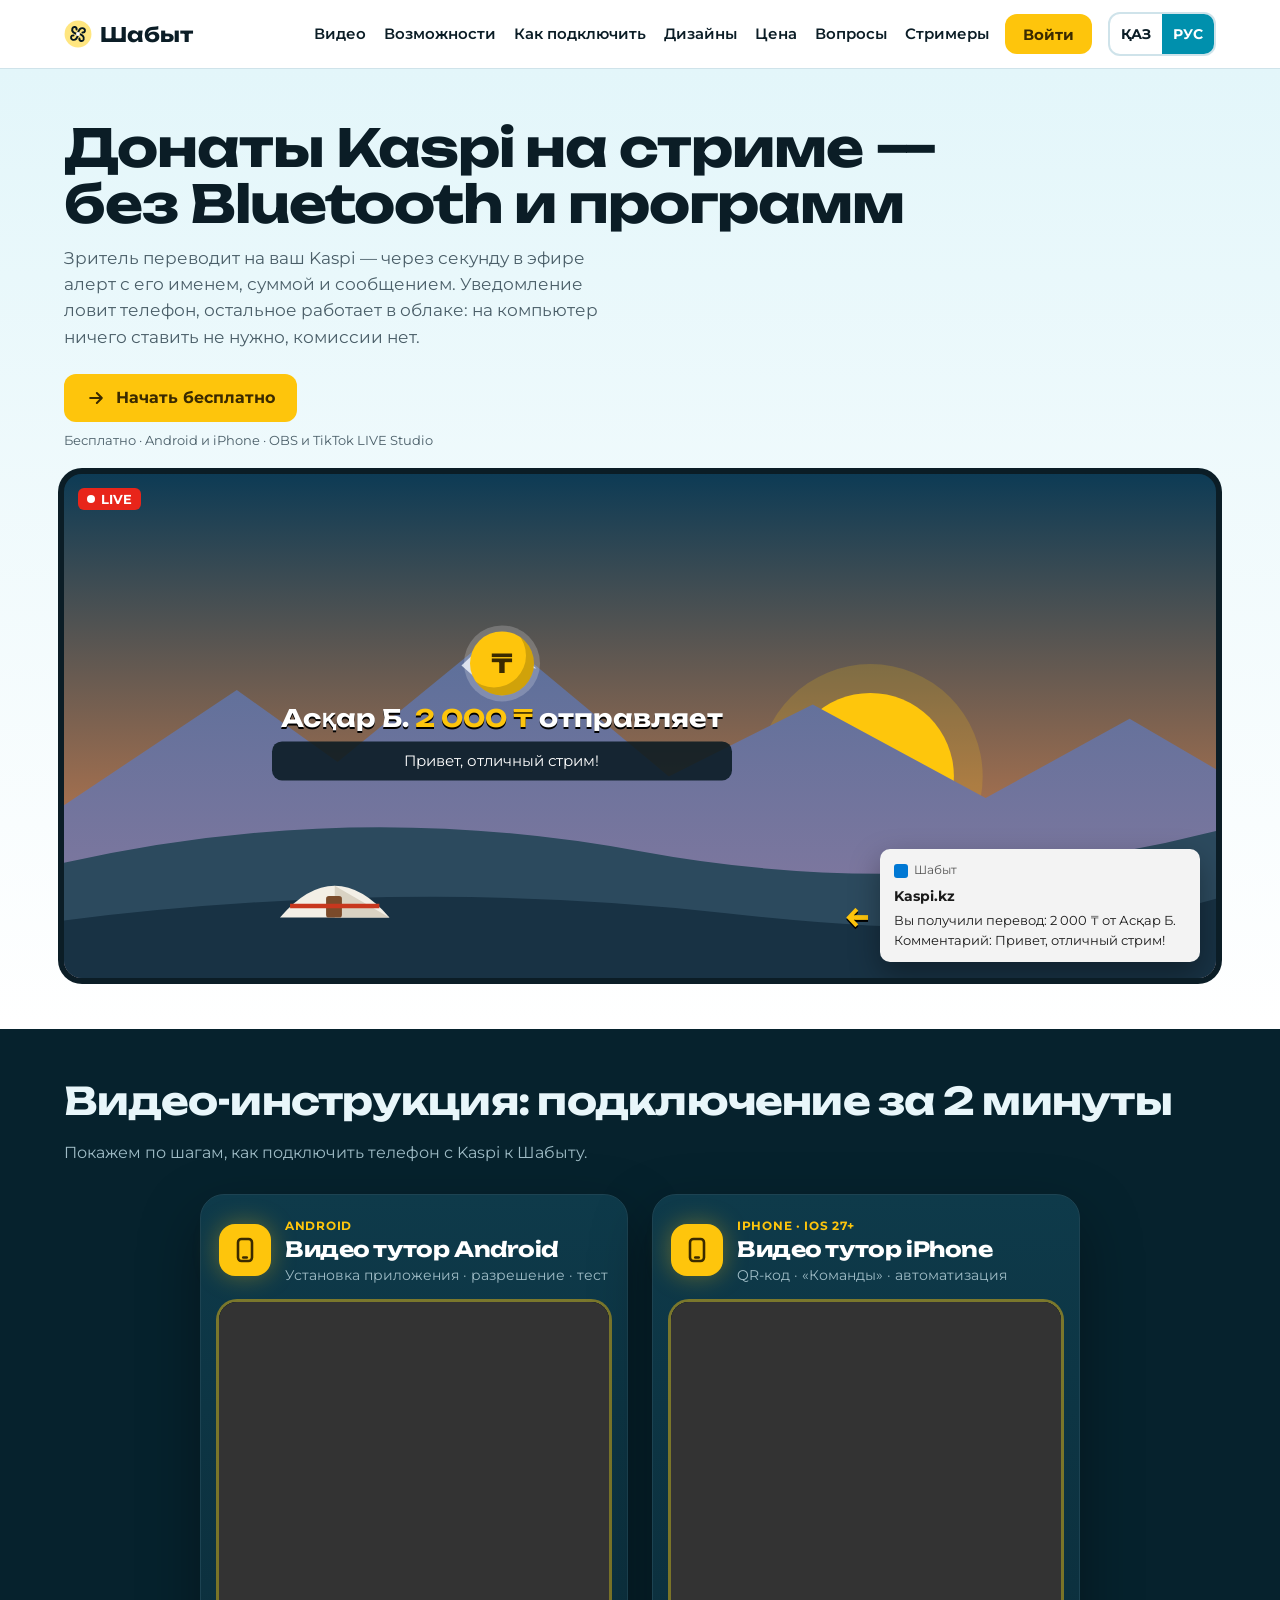
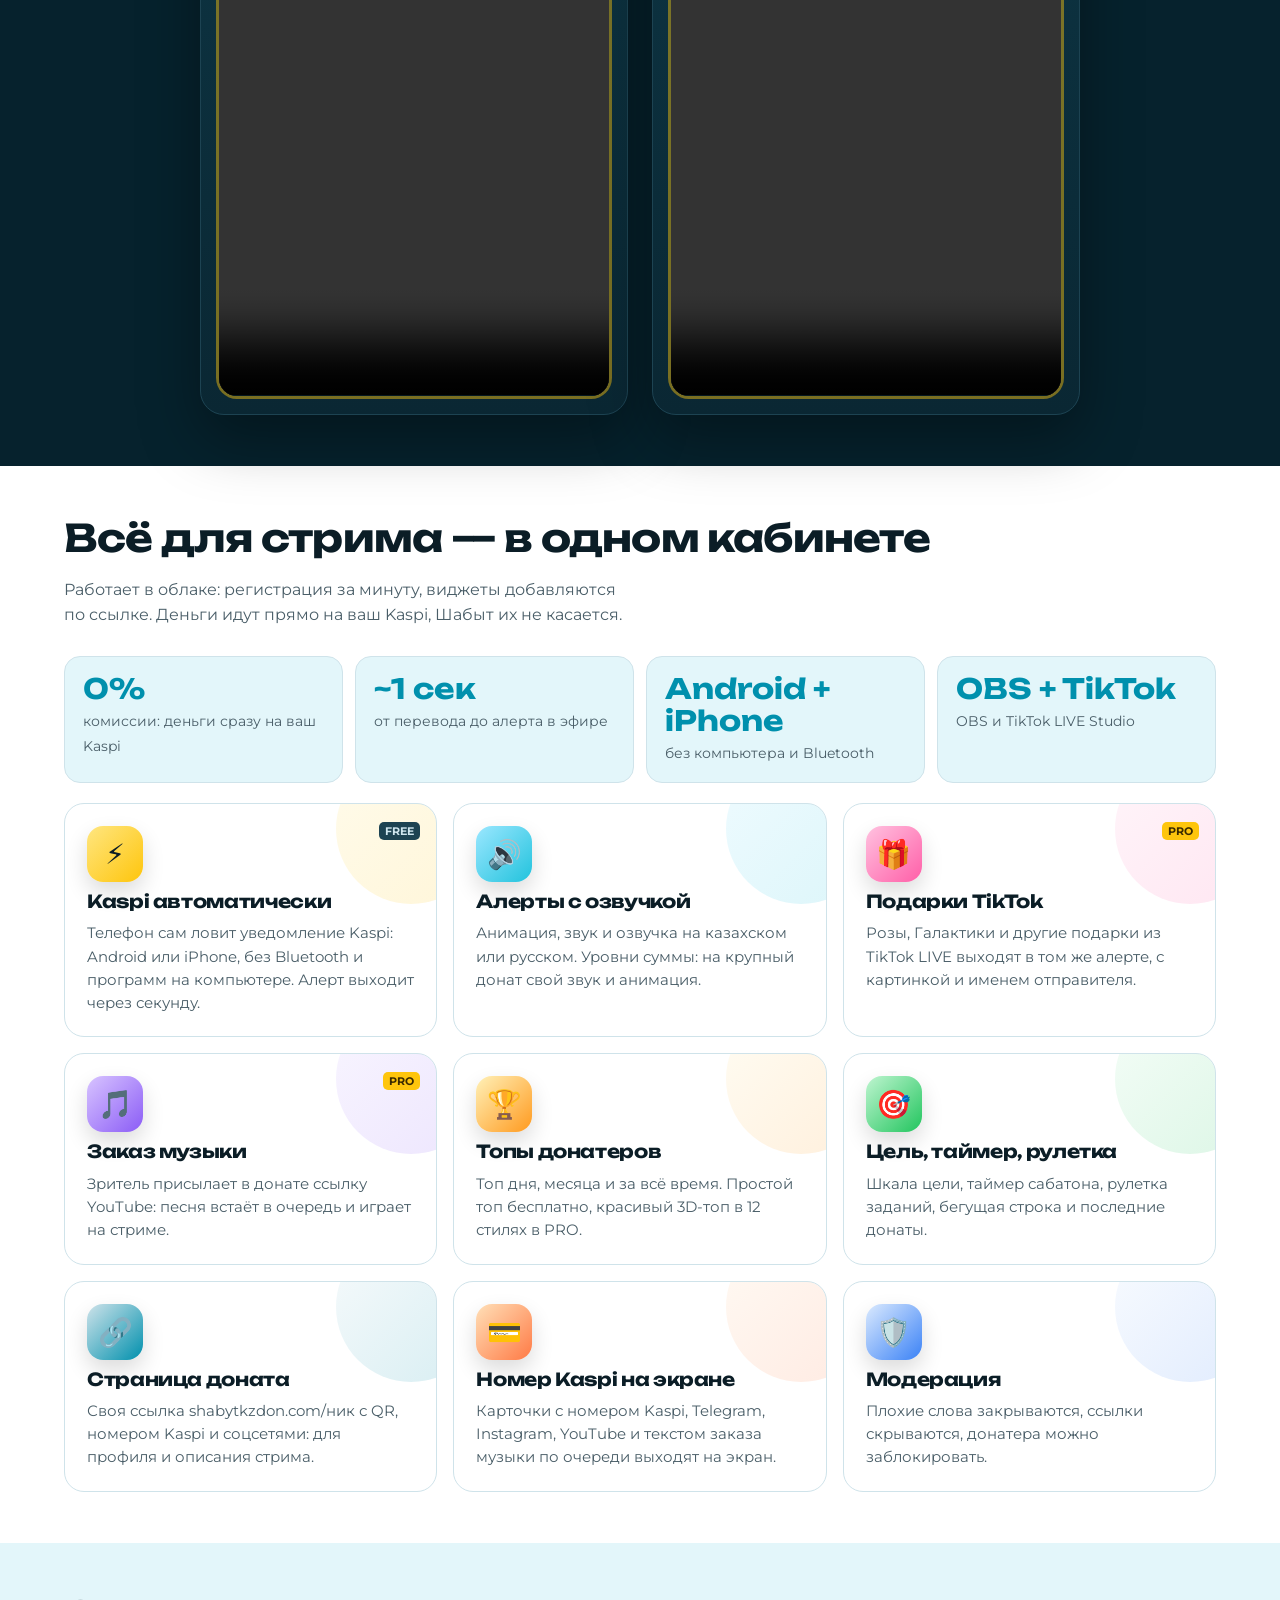
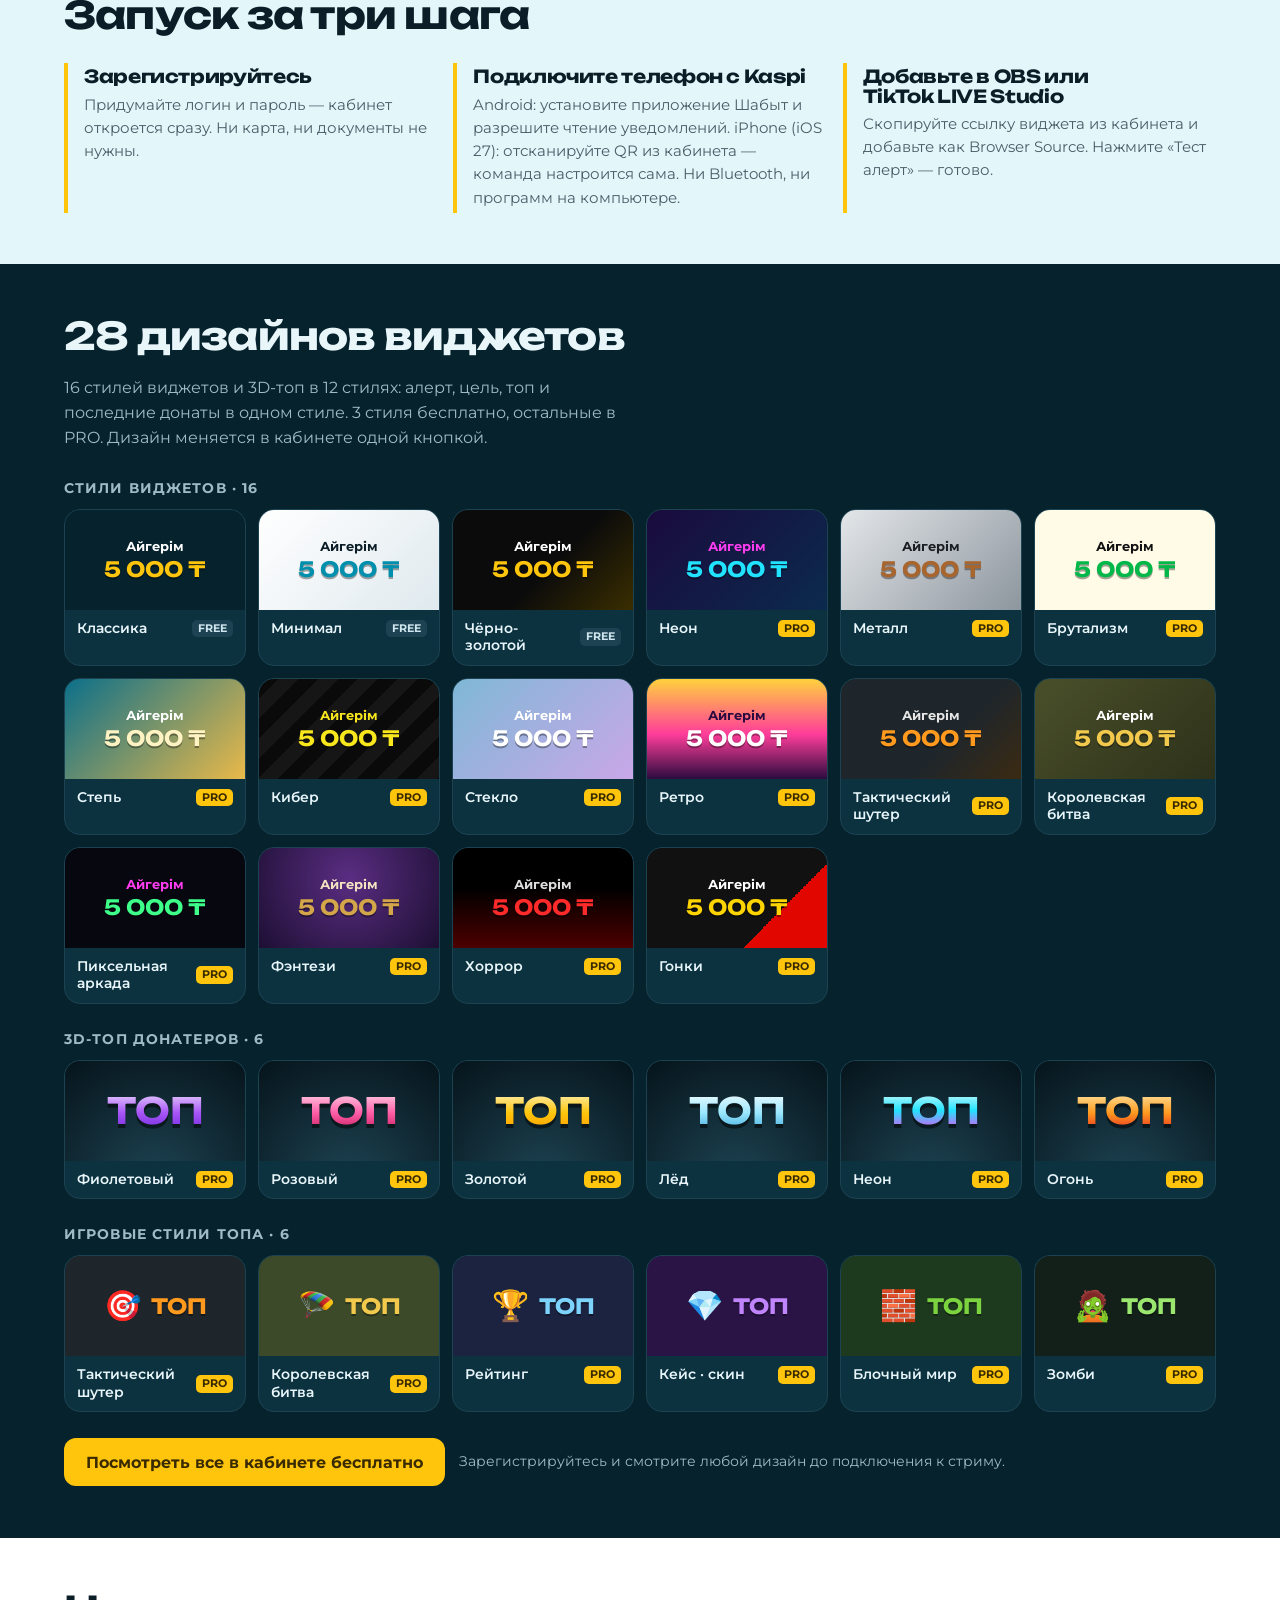
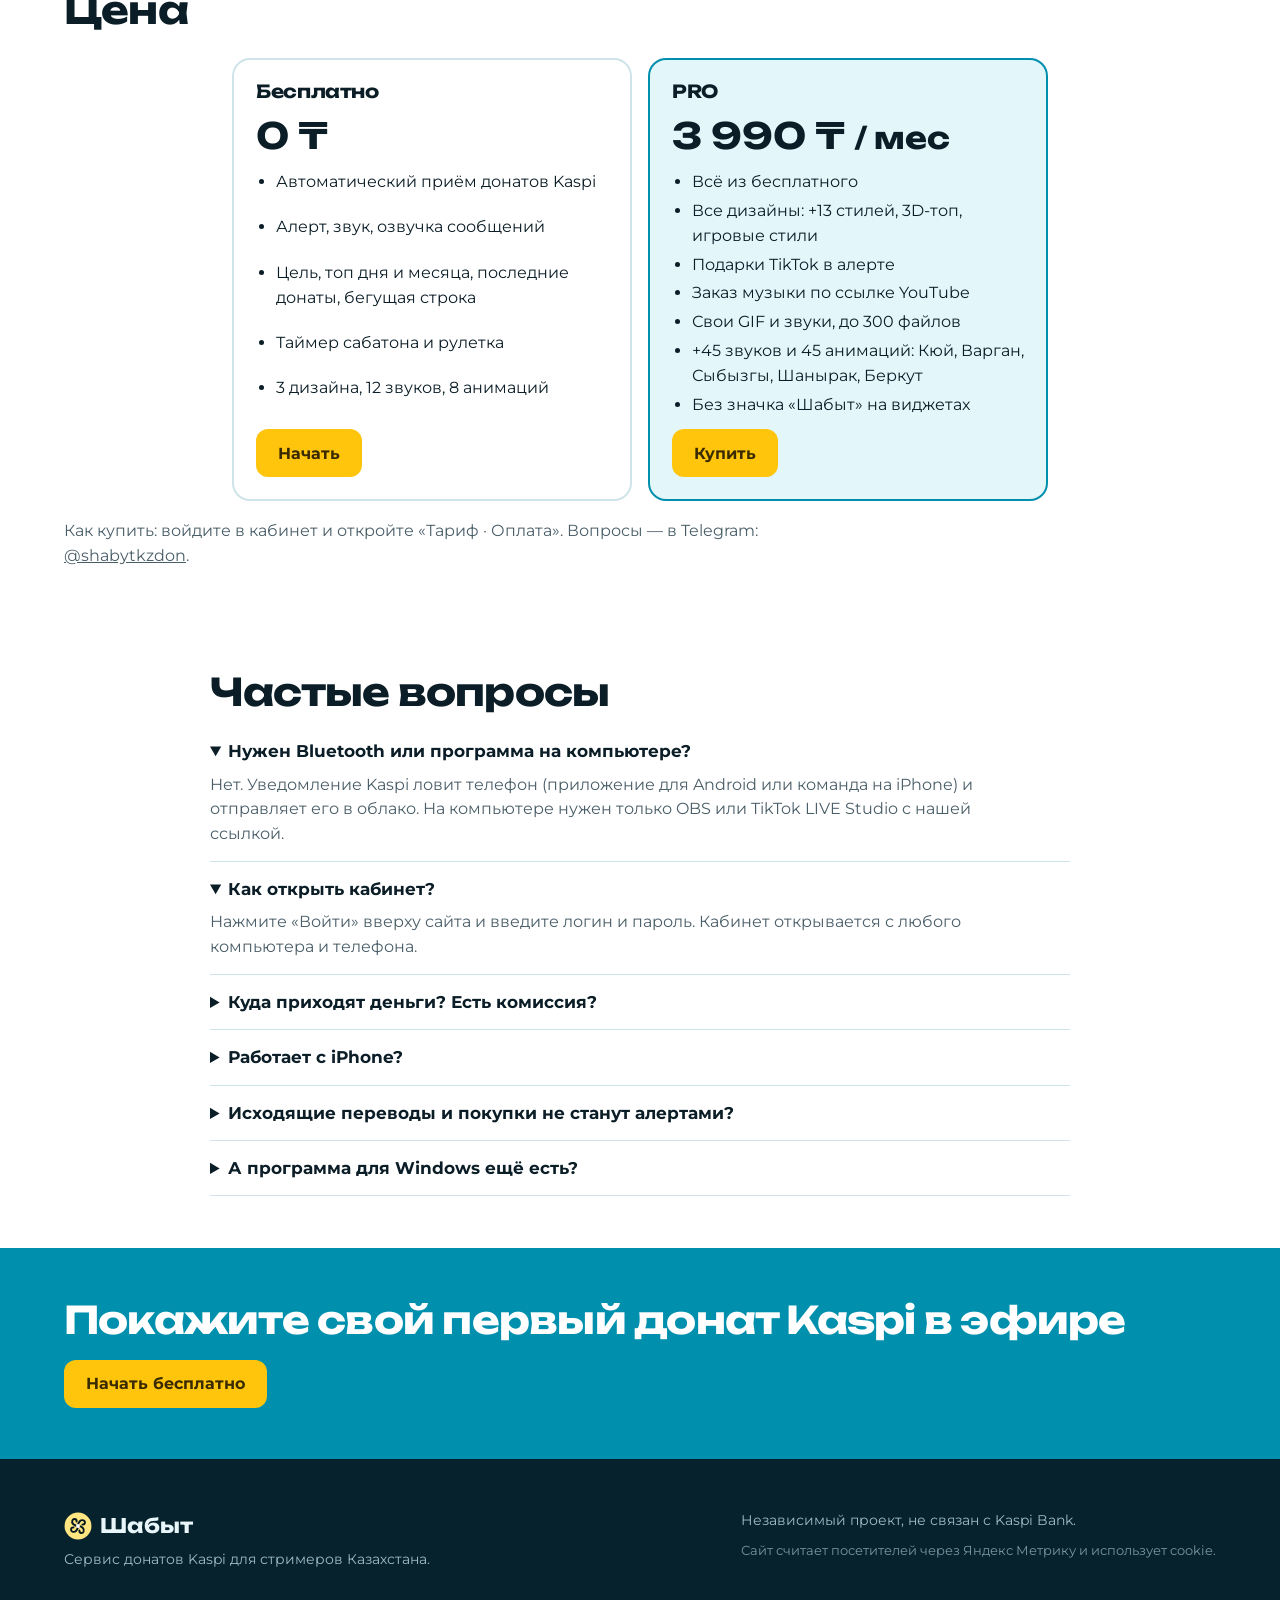
<file: index.html>
<!DOCTYPE html>
<html lang="ru">
<head>
<meta charset="utf-8">
<meta name="viewport" content="width=device-width, initial-scale=1">
<title>Каспи донат для стрима без Bluetooth и программ — Шабыт</title>
<link rel="icon" href="/favicon.ico" sizes="48x48">
<link rel="icon" href="/favicon.svg" type="image/svg+xml">
<link rel="icon" href="/icon-192.png" type="image/png" sizes="192x192">
<link rel="apple-touch-icon" href="/apple-touch-icon.png">
<meta name="description" content="Донаты Kaspi на стриме в OBS и TikTok LIVE Studio — без Bluetooth и программ на компьютере. Алерты с именем и сообщением, топ донатеров, цель, заказ музыки, подарки TikTok. Android и iPhone.">
<meta name="keywords" content="донаты Kaspi, донат на стриме, Kaspi донат, алерты донатов, OBS алерт, TikTok LIVE донат, донат Казахстан, Kaspi Gold донат, Шабыт, Shabyt">
<link rel="canonical" href="https://shabytkzdon.com/">
<meta property="og:type" content="website">
<meta property="og:site_name" content="Шабыт">
<meta property="og:locale" content="ru_RU">
<meta property="og:locale:alternate" content="kk_KZ">
<meta property="og:title" content="Каспи донат на стриме без Bluetooth — Шабыт">
<meta property="og:description" content="Донаты Kaspi на стриме в OBS и TikTok LIVE Studio — без Bluetooth и программ на компьютере. Алерты с именем и сообщением, топ донатеров, цель, заказ музыки, подарки TikTok. Android и iPhone.">
<meta property="og:url" content="https://shabytkzdon.com/">
<meta property="og:image" content="https://shabytkzdon.com/og.jpg">
<meta property="og:image:width" content="1200">
<meta property="og:image:height" content="630">
<meta property="og:image:alt" content="Шабыт — донаты Kaspi на стриме">
<meta name="twitter:card" content="summary_large_image">
<meta name="twitter:image" content="https://shabytkzdon.com/og.jpg">
<meta name="theme-color" content="#061820">
<link rel="preconnect" href="https://fonts.googleapis.com">
<link rel="preconnect" href="https://fonts.gstatic.com" crossorigin>
<link href="https://fonts.googleapis.com/css2?family=Unbounded:wght@600;700&family=Montserrat:wght@400;500;600;700&display=swap" rel="stylesheet">
<style>
:root{color-scheme:light dark;--bg:light-dark(#ffffff,#061820);--ink:light-dark(#0b1d26,#e8f6fa);--mute:light-dark(#4a5e68,#9fbcc6);--sky:light-dark(#0090ad,#22c3dd);--skyf:light-dark(#e3f6fa,#0b2a35);--gold:#fec50c;--goldi:#3a2a00;--panel:light-dark(#ffffff,#0c2430);--line:light-dark(#cfe3ea,#1d4352);--deep:#06222d}
*{box-sizing:border-box;min-width:0}
html{scroll-padding-top:72px;scroll-behavior:smooth}
body{margin:0;background:var(--bg);color:var(--ink);font:16px/1.55 Montserrat,system-ui,sans-serif;overflow-x:clip}
h1,h2,h3{font-family:Unbounded,Montserrat,sans-serif;line-height:1.08;letter-spacing:-.02em;text-wrap:balance;margin:0}
h1{font-size:clamp(30px,4.6vw,52px)}
h2{font-size:clamp(26px,3.2vw,38px)}
h3{font-size:18px}
p{margin:0}
a{color:inherit}
.band{padding-block:clamp(28px,4vw,64px);padding-left:max(5vw,16px);padding-right:max(5vw,16px)}
.wrap{max-width:1240px;margin:0 auto}
.nav{position:sticky;top:0;z-index:20;background:color-mix(in srgb,var(--bg) 90%,transparent);backdrop-filter:blur(8px);border-bottom:1px solid var(--line);padding-block:0}
.nav .wrap{display:flex;align-items:center;gap:16px;flex-wrap:wrap;padding:12px 0}
.logo{font-family:Unbounded,sans-serif;font-weight:700;font-size:20px;text-decoration:none;display:flex;align-items:center;gap:8px}
.logo i{width:28px;height:28px;flex:none;background:url("data:image/svg+xml,%3Csvg xmlns='http://www.w3.org/2000/svg' viewBox='0 0 100 100'%3E%3Ccircle cx='50' cy='50' r='48' fill='%23ffe680'/%3E%3Cg fill='none' stroke='%23061820' stroke-width='7' stroke-linecap='round'%3E%3Cpath d='M50 50 C50 36 60 26 70 30 C78 34 76 46 66 45'/%3E%3Cpath transform='rotate%2890 50 50%29' d='M50 50 C50 36 60 26 70 30 C78 34 76 46 66 45'/%3E%3Cpath transform='rotate%28180 50 50%29' d='M50 50 C50 36 60 26 70 30 C78 34 76 46 66 45'/%3E%3Cpath transform='rotate%28270 50 50%29' d='M50 50 C50 36 60 26 70 30 C78 34 76 46 66 45'/%3E%3C/g%3E%3Ccircle cx='50' cy='50' r='7' fill='%23ffffff'/%3E%3C/svg%3E") center/contain no-repeat}
.links{display:flex;gap:18px;flex-wrap:wrap;margin-left:auto;font-weight:600;font-size:15px}
.links a{text-decoration:none;padding:6px 0}
.links a:hover{color:var(--sky)}
.lang{display:flex;border:2px solid var(--line);border-radius:12px;overflow:hidden}
.lang button{min-height:40px;min-width:52px;border:0;background:transparent;color:var(--ink);font:700 14px Montserrat,sans-serif;cursor:pointer}
.lang button[aria-pressed=true]{background:var(--sky);color:#fff}
.btn{display:inline-flex;align-items:center;justify-content:center;gap:10px;min-height:48px;padding:0 22px;border-radius:12px;border:0;font:700 16px Montserrat,sans-serif;cursor:pointer;text-decoration:none;background:var(--gold);color:var(--goldi);white-space:nowrap}
.btn:hover{filter:brightness(1.05)}
.btn.ghost{background:transparent;color:var(--ink);border:2px solid var(--line)}
.btn svg{width:20px;height:20px}
:focus-visible{outline:3px solid var(--sky);outline-offset:2px}
.hero{background:linear-gradient(var(--skyf),var(--bg))}
.top{display:flex;justify-content:space-between;align-items:end;gap:24px;flex-wrap:wrap;margin-bottom:24px}
.top p{max-width:52ch;color:var(--mute);font-size:17px;margin-top:12px}
.dl{display:grid;gap:8px;justify-items:start}
.dl small{color:var(--mute);font-size:13px}
.screen{position:relative;border-radius:18px;overflow:hidden;aspect-ratio:16/7;background:#0b2b3a;box-shadow:0 0 0 6px #0b1d26}
.screen svg.scene{position:absolute;inset:0;width:100%;height:100%}
.live{position:absolute;left:14px;top:14px;background:#e8251a;color:#fff;font:700 13px Montserrat;padding:3px 9px;border-radius:6px;display:flex;gap:6px;align-items:center}
.live b{width:8px;height:8px;border-radius:50%;background:#fff}
.alert{position:absolute;left:38%;top:46%;transform:translate(-50%,-50%);width:min(52%,460px);text-align:center;color:#fff}
.alert .coin{width:64px;height:64px;margin:0 auto 8px;border-radius:50%;background:var(--gold);box-shadow:inset -8px -8px 0 rgba(0,0,0,.18),0 0 0 6px rgba(255,255,255,.2);display:grid;place-items:center;font:700 26px Unbounded;color:#3a2a00}
.alert .who{font:700 clamp(15px,2.2vw,24px) Unbounded;text-shadow:0 2px 0 #000}
.alert .who em{font-style:normal;color:var(--gold)}
.alert .msg{margin-top:8px;background:rgba(6,24,32,.85);border-radius:10px;padding:8px 12px;font-size:15px}
.toast{position:absolute;right:16px;bottom:16px;width:min(36%,320px);background:#f3f3f3;color:#1a1a1a;border-radius:10px;padding:12px 14px;box-shadow:0 12px 30px rgba(0,0,0,.35);font-size:13px}
.toast .app{display:flex;align-items:center;gap:6px;color:#555;font-size:12px;margin-bottom:6px}
.toast .app i{width:14px;height:14px;border-radius:3px;background:#0078d4}
.toast b{display:block;font-size:14px;margin-bottom:2px}
.flow{position:absolute;right:calc(min(36%,320px) + 26px);bottom:44px;color:var(--gold);font:700 28px Unbounded;text-shadow:0 2px 0 #000}
@media(prefers-reduced-motion:no-preference){.toast{animation:in 6s ease infinite}.alert{animation:al 6s ease infinite}}
@keyframes in{0%,8%{opacity:0;transform:translateY(20px)}14%,92%{opacity:1;transform:none}100%{opacity:0}}
@keyframes al{0%,22%{opacity:0;transform:translate(-50%,-50%) scale(.7)}30%{opacity:1;transform:translate(-50%,-50%) scale(1.05)}34%,90%{opacity:1;transform:translate(-50%,-50%) scale(1)}100%{opacity:0}}
.sec-h{display:flex;justify-content:space-between;align-items:end;gap:20px;flex-wrap:wrap;margin-bottom:28px}
.sec-h p{color:var(--mute);max-width:52ch}
.grid3{display:grid;grid-template-columns:repeat(3,minmax(0,1fr));gap:16px}
.feat{border-radius:16px;padding:20px;background:var(--skyf);display:flex;flex-direction:column;gap:8px}
.feat svg{width:44px;height:44px}
.feat p{color:var(--mute);font-size:15px}
.steps{display:grid;grid-template-columns:repeat(3,minmax(0,1fr));gap:16px}
.step{border-left:4px solid var(--gold);padding:4px 0 4px 16px}
.step p{color:var(--mute);font-size:15px;margin-top:6px}
.dark{background:var(--deep);color:#e8f6fa}
.vids{display:grid;grid-template-columns:repeat(2,minmax(0,1fr));gap:24px;max-width:880px;margin:0 auto}
.vcard{background:linear-gradient(180deg,#0e3a4a,#0a2733);border:1px solid #1d4352;border-radius:24px;padding:18px;display:flex;flex-direction:column;gap:16px;box-shadow:0 24px 60px rgba(0,0,0,.35)}
.vhead{display:flex;gap:14px;align-items:center}
.vos{width:52px;height:52px;border-radius:16px;display:grid;place-items:center;flex:none;background:var(--gold);color:var(--goldi);box-shadow:0 0 24px rgba(254,197,12,.35)}
.vos svg{width:28px;height:28px}
.vlab{display:inline-block;font:700 12px Montserrat;letter-spacing:.06em;text-transform:uppercase;color:var(--gold);margin-bottom:4px}
.vcard h3{font-size:clamp(17px,1.8vw,21px);color:#fff}
.vcard p{color:#9fbcc6;font-size:14px;margin-top:4px}
.vbox{border-radius:18px;overflow:hidden;box-shadow:0 0 0 3px rgba(254,197,12,.45);background:#061820}
.vbox video{display:block;width:100%;aspect-ratio:9/16;background:#061820}
@media(max-width:600px){.vids{grid-template-columns:minmax(0,1fr);max-width:420px}}
.dark .sec-h p{color:#9fbcc6}
.fstats{display:grid;grid-template-columns:repeat(4,minmax(0,1fr));gap:12px;margin-bottom:20px}
.fstat{border-radius:16px;padding:16px 18px;background:var(--skyf);border:1px solid var(--line)}
.fstat b{display:block;font:700 clamp(20px,2.3vw,28px)/1.15 Unbounded,sans-serif;color:var(--sky);margin-bottom:4px}
.fstat span{color:var(--mute);font-size:14px}
.fgrid{display:grid;grid-template-columns:repeat(3,minmax(0,1fr));gap:16px}
.fcard{position:relative;overflow:hidden;border-radius:20px;padding:22px;background:var(--panel);border:1px solid var(--line);display:flex;flex-direction:column;gap:10px;transition:transform .2s,box-shadow .2s}
.fcard:hover{transform:translateY(-4px);box-shadow:0 18px 40px rgba(0,60,80,.16)}
.fcard::after{content:'';position:absolute;right:-50px;top:-50px;width:150px;height:150px;border-radius:50%;background:var(--g);opacity:.16;pointer-events:none}
.fic{width:56px;height:56px;border-radius:16px;display:grid;place-items:center;background:var(--g);font-size:28px;line-height:1;box-shadow:0 10px 22px rgba(0,0,0,.14)}
.fcard h3{font-size:18px}
.fcard p{color:var(--mute);font-size:15px}
.fcard>.tag{position:absolute;right:16px;top:18px;z-index:1}
.dgrp{margin-top:26px}.dgrp:first-child{margin-top:0}
.dgrp h3{font:700 14px Montserrat,sans-serif;letter-spacing:.08em;text-transform:uppercase;color:#9fbcc6;margin-bottom:12px}
.dtiles{display:grid;grid-template-columns:repeat(auto-fill,minmax(160px,1fr));gap:12px}
.dt{border-radius:16px;overflow:hidden;background:#0c3240;border:1px solid #1d4352;transition:transform .2s,box-shadow .2s}
.dt:hover{transform:translateY(-3px);box-shadow:0 14px 30px rgba(0,0,0,.35)}
.dt .sw{height:100px;background:var(--b);display:flex;flex-direction:column;justify-content:center;align-items:center;gap:2px}
.dt .sw b{font:700 13px Montserrat,sans-serif;color:var(--c,#fff)}
.dt .sw strong{font:700 21px Unbounded,sans-serif;color:var(--a,#fec50c);text-shadow:0 2px 0 rgba(0,0,0,.35)}
.dt .sw.t3{background:radial-gradient(circle at 50% 120%,#1d4352,#06141b)}
.dt .sw.t3 strong{font-size:36px;background:var(--b3);-webkit-background-clip:text;background-clip:text;color:transparent;text-shadow:none;filter:drop-shadow(0 4px 0 rgba(0,0,0,.5))}
.dt .sw.gm{flex-direction:row;gap:10px}.dt .sw.gm i{font-style:normal;font-size:30px}
.dt .nm{display:flex;justify-content:space-between;align-items:center;gap:8px;padding:10px 12px;font-weight:600;font-size:14px;color:#e8f6fa}
.dt .nm .tag{flex:none}.dt .nm span{min-width:0;line-height:1.25}
.dcta{margin-top:26px;display:flex;gap:14px;align-items:center;flex-wrap:wrap}.dcta span{color:#9fbcc6;font-size:14px}
@media(max-width:900px){.fgrid{grid-template-columns:repeat(2,minmax(0,1fr))}.fstats{grid-template-columns:repeat(2,minmax(0,1fr))}}
@media(max-width:600px){.fgrid{grid-template-columns:minmax(0,1fr)}.dtiles{grid-template-columns:repeat(2,minmax(0,1fr))}}
.chips{display:flex;flex-wrap:wrap;gap:10px}
.chip{display:flex;align-items:center;gap:10px;padding:10px 14px;border-radius:12px;background:#0c3240;font-weight:600}
.chip i{width:28px;height:28px;border-radius:8px;flex:none}
.tag{font:700 11px Montserrat;border-radius:5px;padding:2px 6px}
.tag.free{background:#1d4352;color:#cfe6ee}
.tag.pro{background:var(--gold);color:var(--goldi)}
.tag.std{background:#d9ceff;color:#2b2152}
.three{display:grid;grid-template-columns:repeat(auto-fit,minmax(min(100%,250px),1fr));gap:16px}
.price .btn{align-self:flex-start}
.buyNote{margin-top:18px;color:var(--mute);max-width:760px}
.navcab{white-space:nowrap}
.loginb{min-height:40px;padding:0 18px;font-size:15px}
#loginD{border:0;border-radius:18px;padding:0;max-width:460px;width:calc(100% - 32px);background:var(--panel);color:var(--ink);box-shadow:0 30px 80px rgba(0,0,0,.35)}#loginD::backdrop{background:rgba(6,24,32,.6)}
#loginD .in{position:relative;padding:24px;display:flex;flex-direction:column;gap:14px}#loginD h2{margin:0;font-size:22px;padding-right:40px}#loginD h3{margin:0;font-size:16px}
#loginD p,#loginD li{margin:0;color:var(--mute);font-size:14px;line-height:1.5}#loginD ol{margin:0;padding-left:20px;display:grid;gap:4px}#loginD a:not(.btn){color:var(--sky)}
#loginD .box{border:1px solid var(--line);border-radius:14px;padding:14px;display:grid;gap:10px}#loginD .x{position:absolute;top:12px;right:12px;width:40px;height:40px;border:0;border-radius:10px;background:transparent;color:var(--ink);font-size:26px;line-height:1;cursor:pointer}
@media(max-width:600px){.loginb{margin-left:auto}#loginD .pc{order:3}}
.price{border:2px solid var(--line);border-radius:18px;padding:22px;display:flex;flex-direction:column;gap:12px;background:var(--panel)}
.price.best{border-color:var(--sky);background:var(--skyf)}
.price .num{font:700 clamp(28px,3vw,36px) Unbounded;white-space:nowrap}
.price ul{margin:0;padding-left:20px;display:grid;gap:4px;flex:1}
.two{display:grid;grid-template-columns:repeat(2,minmax(0,1fr));gap:16px}
details{border-bottom:1px solid var(--line);padding:14px 0}
summary{font-weight:700;cursor:pointer;font-size:17px}
details p{margin-top:8px;color:var(--mute);max-width:70ch}
.cta{background:var(--sky);color:#fff}
.cta .wrap{display:flex;justify-content:space-between;align-items:center;gap:20px;flex-wrap:wrap}
footer{background:var(--deep);color:#9fbcc6;font-size:14px}
footer .wrap{display:flex;justify-content:space-between;gap:20px;flex-wrap:wrap}
@media(max-width:900px){.grid3{grid-template-columns:repeat(2,minmax(0,1fr))}.screen{aspect-ratio:16/9}}
@media(max-width:600px){.grid3,.steps,.two{grid-template-columns:minmax(0,1fr)}.links{display:none}.screen{aspect-ratio:4/5}.toast{left:12px;right:12px;width:auto;font-size:12px}.flow{display:none}.alert{left:50%;top:32%;width:86%}}
</style>
<script type="application/ld+json">{"@context":"https://schema.org","@graph":[{"@type":"WebSite","@id":"https://shabytkzdon.com/#website","name":"Шабыт","alternateName":["Shabyt","shabytkzdon"],"url":"https://shabytkzdon.com/","inLanguage":["ru","kk"],"publisher":{"@id":"https://shabytkzdon.com/#org"}},{"@type":"Organization","@id":"https://shabytkzdon.com/#org","name":"Шабыт","alternateName":"Shabyt","url":"https://shabytkzdon.com/","logo":{"@type":"ImageObject","url":"https://shabytkzdon.com/icon-192.png","width":192,"height":192},"sameAs":["https://t.me/shabytkzdon"]},{"@type":"WebApplication","name":"Шабыт","alternateName":"Shabyt","url":"https://shabytkzdon.com/","applicationCategory":"MultimediaApplication","operatingSystem":"Windows, Android, iOS, Web","inLanguage":["ru","kk"],"description":"Донаты Kaspi на стриме: алерты с именем и сообщением, виджеты для OBS и TikTok LIVE Studio, топ донатеров, цель, заказ музыки, подарки TikTok.","image":"https://shabytkzdon.com/og.jpg","offers":[{"@type":"Offer","name":"Бесплатный","price":"0","priceCurrency":"KZT"},{"@type":"Offer","name":"PRO","price":"3990","priceCurrency":"KZT"}]}]}</script>
<!-- Yandex.Metrika counter -->
<script>
(function(m,e,t,r,i,k,a){m[i]=m[i]||function(){(m[i].a=m[i].a||[]).push(arguments)};m[i].l=1*new Date();
for(var j=0;j<document.scripts.length;j++){if(document.scripts[j].src===r){return;}}
k=e.createElement(t),a=e.getElementsByTagName(t)[0],k.async=1,k.src=r,a.parentNode.insertBefore(k,a)})(window,document,'script','https://mc.yandex.ru/metrika/tag.js?id=114644795','ym');
ym(114644795,'init',{clickmap:true,trackLinks:true,accurateTrackBounce:true});
// a separate goal for every click on a download link (the ZIP of the program)
document.addEventListener('click',function(e){var a=e.target.closest&&e.target.closest('a[href*="Shabyt-Windows.zip"]');if(a)ym(114644795,'reachGoal','download')},true);
</script>
<noscript><div><img src="https://mc.yandex.ru/watch/114644795" style="position:absolute;left:-9999px" alt=""></div></noscript>
<!-- /Yandex.Metrika counter -->
</head>
<body>
<nav class="nav band">
  <div class="wrap">
    <a class="logo" href="#top"><i></i>Шабыт</a>
    <div class="links"><a href="#video" data-t="navV">Видео</a><a href="#features" data-t="navF">Мүмкіндіктер</a><a href="#how" data-t="navH">Қалай қосамын</a><a href="#designs" data-t="navD">Дизайндар</a><a href="#pricing" data-t="navP">Бағасы</a><a href="#faq" data-t="navQ">Сұрақтар</a><a href="/streamers/" data-t="navS">Стримерлер</a></div>
    <a class="btn loginb" id="loginB" data-t="navLogin" href="/account/">Кіру</a>
    <div class="lang" role="group" aria-label="Тіл / Язык"><button type="button" data-lang="kk" aria-pressed="false">ҚАЗ</button><button type="button" data-lang="ru" aria-pressed="true">РУС</button></div>
  </div>
</nav>
<dialog id="loginD" aria-labelledby="loginH"><div class="in">
<button type="button" class="x" data-close aria-label="Жабу / Закрыть">×</button>
<h2 id="loginH" data-t="lgH">Кабинетке кіру</h2>
<p data-t="lgSub">Тіркелудің қажеті жоқ: Шабыттың кабинеті сіздің компьютеріңіздегі бағдарламада тұр.</p>
<div class="box pc"><h3 data-t="lgPcH">Компьютерде</h3><p data-t="lgPc">Шабыт қосулы болса, кабинет бірден ашылады.</p><a class="btn" href="http://localhost:3000/cabinet" data-t="lgOpen">Кабинетті ашу</a><p data-t="lgNo">Бағдарлама жоқ па? <a href="https://github.com/timabektimabekk-beep/shabyt-site/releases/latest/download/Shabyt-Windows.zip">Тегін жүктеп алыңыз</a> (Windows 10/11).</p></div>
<div class="box"><h3 data-t="lgPhH">Телефонда</h3><ol><li data-t="lgPh1">Компьютердегі кабинетте «Kaspi қосу» бетін ашыңыз.</li><li data-t="lgPh2">«Телефоннан басқару» бөлімінде «Қосу» батырмасын басыңыз.</li><li data-t="lgPh3">Телефонмен QR-кодты сканерлеп, PIN-кодты енгізіңіз.</li></ol><p data-t="lgPhN">Телефон мен компьютер бір Wi-Fi желісінде болуы керек. Бұл мүмкіндік Шабыттың 1.3 нұсқасынан бастап бар.</p></div>
</div></dialog>

<header class="hero band" id="top">
  <div class="wrap">
    <div class="top">
      <div>
        <h1 data-t="h1">Kaspi донаттары стримде — Bluetooth-сыз, бағдарламасыз</h1>
        <p data-t="lead">Көрермен Kaspi-іңізге ақша аударады — бір секундта эфирде оның аты, сомасы және хабарламасы бар алерт шығады. Хабарламаны телефон ұстайды, қалғаны бұлтта жұмыс істейді: компьютерге ештеңе орнатпайсыз, комиссия жоқ.</p>
      </div>
      <div class="dl">
        <a class="btn dlbtn" href="#"><svg viewBox="0 0 24 24" fill="none" stroke="currentColor" stroke-width="2.4" stroke-linecap="round" stroke-linejoin="round" aria-hidden="true"><path d="M5 12h14M13 6l6 6-6 6"/></svg><span data-t="dl">Тегін бастау</span></a>
        <small data-t="dlNote">Тегін · Android және iPhone · OBS және TikTok LIVE Studio</small>
      </div>
    </div>
    <div class="screen" aria-label="Стрим экраны: Kaspi хабарламасы алертке айналады">
      <svg class="scene" viewBox="0 0 800 350" preserveAspectRatio="xMidYMax slice" aria-hidden="true">
        <defs><linearGradient id="sky" x1="0" y1="0" x2="0" y2="1"><stop offset="0" stop-color="#0d3b55"/><stop offset="1" stop-color="#f08a4b"/></linearGradient><linearGradient id="far" x1="0" y1="0" x2="0" y2="1"><stop offset="0" stop-color="#5a6f9a"/><stop offset="1" stop-color="#8a7aa0"/></linearGradient></defs>
        <rect width="800" height="350" fill="url(#sky)"/>
        <circle cx="560" cy="210" r="58" fill="#fec50c"/><circle cx="560" cy="210" r="78" fill="#fec50c" opacity=".18"/>
        <path d="M0 230 L120 150 L190 200 L300 110 L420 210 L520 160 L640 225 L740 170 L800 205 V350 H0Z" fill="url(#far)"/>
        <path d="M300 110 L328 135 L310 133 L292 147 L276 133Z" fill="#e8eef7" opacity=".85"/>
        <path d="M0 270 Q200 225 400 262 T800 248 V350 H0Z" fill="#2c4a5e"/>
        <path d="M0 310 Q240 280 460 305 T800 295 V350 H0Z" fill="#183244"/>
        <g transform="translate(150 280)"><path d="M0 28 Q38 -16 76 28Z" fill="#f3efe6"/><path d="M38 6 Q57 17 76 28 H38Z" fill="#d9d2c3"/><rect x="32" y="13" width="11" height="15" rx="2" fill="#7a4a2a"/><path d="M7 20 H69" stroke="#c8371e" stroke-width="3"/></g>
      </svg>
      <div class="live"><b></b>LIVE</div>
      <div class="alert"><div class="coin">₸</div><div class="who">Асқар Б. <em>2 000 ₸</em> <span data-t="sent">жіберді</span></div><div class="msg" data-t="amsg">Сәлем, керемет стрим!</div></div>
      <div class="flow" aria-hidden="true">←</div>
      <div class="toast"><div class="app"><i></i><span data-t="phoneLink">Шабыт</span></div><b>Kaspi.kz</b><span data-t="tText">Вы получили перевод: 2 000 ₸ от Асқар Б. Комментарий: Сәлем, керемет стрим!</span></div>
    </div>
  </div>
</header>

<section class="band dark" id="video">
  <div class="wrap">
    <div class="sec-h"><h2 data-t="vdH">Видео-нұсқаулық: 2 минутта қосыңыз</h2><p data-t="vdP">Kaspi тұрған телефонды Шабытқа қалай қосу керегін қадам-қадаммен көрсетеміз.</p></div>
    <div class="vids"><article class="vcard"><div class="vhead"><span class="vos"><svg viewBox="0 0 24 24" fill="none" stroke="currentColor" stroke-width="2.2" stroke-linecap="round" stroke-linejoin="round" aria-hidden="true"><rect x="6" y="2.5" width="12" height="19" rx="3"/><path d="M10.5 18.5h3"/></svg></span><div><span class="vlab">Android</span><h3 data-t="vdA">Видео тутор Android</h3><p data-t="vdAs">Қосымшаны орнату · рұқсат беру · тест</p></div></div><div class="vbox"><video controls playsinline preload="metadata" src="/video/Shabyt-android-tutorial.mp4#t=2.2" aria-label="Видео тутор Android"></video></div></article><article class="vcard"><div class="vhead"><span class="vos"><svg viewBox="0 0 24 24" fill="none" stroke="currentColor" stroke-width="2.2" stroke-linecap="round" stroke-linejoin="round" aria-hidden="true"><rect x="6" y="2.5" width="12" height="19" rx="3"/><path d="M10.5 18.5h3"/></svg></span><div><span class="vlab">iPhone · iOS 27+</span><h3 data-t="vdI">Видео тутор iPhone</h3><p data-t="vdIs">QR-код · «Команды» · автоматизация</p></div></div><div class="vbox"><video controls playsinline preload="metadata" src="/video/Shabyt-iphone-tutorial.mp4#t=2.2" aria-label="Видео тутор iPhone"></video></div></article></div>
  </div>
</section>

<section class="band" id="features">
  <div class="wrap">
    <div class="sec-h"><h2 data-t="fH">Стримге керектің бәрі бір кабинетте</h2><p data-t="fP">Бұлтта жұмыс істейді: бір минутта тіркеліп, виджеттерді сілтемемен қосасыз. Ақша тікелей сіздің Kaspi-іңізге түседі, Шабыт оған тимейді.</p></div>
    <div class="fstats" id="featStats"></div>
    <div class="fgrid" id="featGrid"></div>
  </div>
</section>

<section class="band" id="how" style="background:var(--skyf)">
  <div class="wrap">
    <div class="sec-h"><h2 data-t="hH">Үш қадаммен іске қосу</h2></div>
    <div class="steps">
      <div class="step"><h3 data-t="s1h">Тіркеліңіз</h3><p data-t="s1p">Сайтта логин мен құпиясөз ойлап табыңыз — кабинет бірден ашылады. Карта да, құжат та керек емес.</p></div>
      <div class="step"><h3 data-t="s2h">Kaspi тұрған телефонды қосыңыз</h3><p data-t="s2p">Android: Шабыт қосымшасын орнатып, хабарламаларды оқуға рұқсат беріңіз. iPhone (iOS 27): кабинеттегі QR-ды сканерлеңіз — команда өзі бапталады. Bluetooth та, компьютерге бағдарлама да керек емес.</p></div>
      <div class="step"><h3 data-t="s3h">OBS не TikTok LIVE Studio-ға қосыңыз</h3><p data-t="s3p">Кабинеттен виджет сілтемесін көшіріп, Browser Source етіп қойыңыз. «Тест алерт» басыңыз — болды.</p></div>
    </div>
  </div>
</section>

<section class="band dark" id="designs">
  <div class="wrap">
    <div class="sec-h"><h2 data-t="dH">28 виджет дизайны</h2><p data-t="dP">16 виджет стилі және 12 стильдегі 3D-топ: алерт, мақсат, топ пен соңғы донаттар бір стильде. 3 стиль тегін, қалғаны PRO-да. Дизайн кабинетте бір батырмамен ауысады.</p></div>
    <div id="designList"></div>
    <div class="dcta"><a class="btn" href="/account/" data-t="dCta">Кабинетте бәрін тегін көру</a><span data-t="dCtaN">Тіркеліп, кез келген дизайнды стримге қоспай-ақ көресіз.</span></div>
  </div>
</section>

<section class="band" id="pricing">
  <div class="wrap">
    <div class="sec-h"><h2 data-t="pH">Бағасы</h2></div>
    <div class="three" style="grid-template-columns:repeat(auto-fit,minmax(260px,400px));justify-content:center">
      <div class="price"><h3 data-t="free">Тегін</h3><div class="num">0 ₸</div><ul data-t="freeL"><li>Kaspi донаттарын автоматты ұстау</li><li>Алерт, дыбыс, дауыспен оқу</li><li>Мақсат, күн және ай топтары, соңғы донаттар, жүгіртпе жол</li><li>Сабатон таймері және рулетка</li><li>3 дизайн, 12 дыбыс, 8 анимация</li></ul><a class="btn dlbtn" href="#" data-t="dlShort">Бастау</a></div>
      <div class="price best"><h3>PRO</h3><div class="num">3 990 ₸ <small data-t="mo2">/ ай</small></div><ul data-t="proL"><li>Тегіндегінің бәрі</li><li>Барлық дизайндар: +13 стиль, 3D топ, ойын стильдері</li><li>TikTok сыйлықтары алертте</li><li>Музыкаға тапсырыс: YouTube сілтемесімен</li><li>Өз GIF пен дыбыстарыңыз, 300 файлға дейін</li><li>+45 дыбыс және 45 анимация: Күй, Шаңқобыз, Сыбызғы, Шаңырақ, Бүркіт</li><li>Виджеттерде «Шабыт» белгісі жоқ</li></ul><a class="btn" href="/account/" data-t="buy2">Сатып алу</a></div>
    </div>
    <p class="buyNote" data-t="buyNote">Қалай сатып алуға болады: кабинетке кіріп, «Тариф · Төлем» бөлімін ашыңыз. Сұрақтар болса — Telegram: <a href="https://t.me/shabytkzdon" target="_blank" rel="noopener">@shabytkzdon</a>.</p>
  </div>
</section>

<section class="band" id="faq">
  <div class="wrap" style="max-width:860px">
    <h2 style="margin-bottom:12px" data-t="qH">Жиі қойылатын сұрақтар</h2>
    <details open><summary data-t="q1">Bluetooth не компьютерге бағдарлама керек пе?</summary><p data-t="a1">Жоқ. Kaspi хабарламасын телефон ұстайды (Android қосымшасы не iPhone командасы) да, бұлтқа жібереді. Компьютерде тек біздің сілтеме қойылған OBS не TikTok LIVE Studio болса жетеді.</p></details><details open><summary data-t="q6">Кабинетке қалай кіремін?</summary><p data-t="a6">Сайттың жоғарғы жағындағы «Кіру» батырмасын басып, логин мен құпиясөзді жазыңыз. Кабинет кез келген компьютерден де, телефоннан да ашылады.</p></details>
    <details><summary data-t="q2">Ақша қайда түседі? Комиссия бар ма?</summary><p data-t="a2">Көрермен тікелей сіздің Kaspi-іңізге аударады. Шабыт ақшаға тиіспейді, тек хабарламаны оқып, алерт көрсетеді. Комиссия жоқ.</p></details>
    <details><summary data-t="q3">iPhone-мен жұмыс істей ме?</summary><p data-t="a3">Иә, iOS 27 және одан жаңасында. Кабинеттегі QR-ды камерамен сканерлеп, команданы қосасыз — Kaspi хабарламалары Шабытқа өзі жетеді.</p></details>
    <details><summary data-t="q4">Шығыс аударымдар мен сатып алулар алерт болып кетпей ме?</summary><p data-t="a4">Жоқ. Шабыт тек кіріс аударымдарды алады: «Вы перевели», «Списание», «Покупка» сияқтылар өткізіледі. Бір хабарлама екі рет келсе, бір рет саналады.</p></details>
    <details><summary data-t="q5">Windows бағдарламасы әлі бар ма?</summary><p data-t="a5">Иә, кімге ыңғайлы болса: <a href="https://github.com/timabektimabekk-beep/shabyt-site/releases/latest/download/Shabyt-Windows.zip">Windows үшін жүктеу</a> («Связь с телефоном» арқылы). Бірақ ол міндетті емес — бұлттағы режим онсыз жұмыс істейді.</p></details>
  </div>
</section>

<section class="band cta">
  <div class="wrap">
    <h2 data-t="ctaH">Алғашқы Kaspi донатыңызды эфирде көрсетіңіз</h2>
    <a class="btn dlbtn" href="#" data-t="dl2">Тегін бастау</a>
  </div>
</section>

<footer class="band" id="contact">
  <div class="wrap">
    <div><div class="logo" style="color:#e8f6fa"><i></i>Шабыт</div><p style="margin-top:8px" data-t="footP">Қазақстандағы стримерлерге арналған Kaspi донат сервисі.</p></div>
    <div><p data-t="footNote">Kaspi Bank-пен байланысы жоқ тәуелсіз жоба.</p><p style="margin-top:8px;font-size:13px;opacity:.75" data-t="cookieNote">Сайт келушілерді Яндекс Метрика арқылы санайды және cookie қолданады.</p></div>
  </div>
</footer>

<script>
{
const DL='https://github.com/timabektimabekk-beep/shabyt-site/releases/latest/download/Shabyt-Windows.zip';
const RU={navF:'Возможности',navH:'Как подключить',navD:'Дизайны',navQ:'Вопросы',navS:'Стримеры',
h1:'Донаты Kaspi на стриме — без Bluetooth и программ',lead:'Зритель переводит на ваш Kaspi — через секунду в эфире алерт с его именем, суммой и сообщением. Уведомление ловит телефон, остальное работает в облаке: на компьютер ничего ставить не нужно, комиссии нет.',
dl:'Начать бесплатно',dlNote:'Бесплатно · Android и iPhone · OBS и TikTok LIVE Studio',sent:'отправляет',amsg:'Привет, отличный стрим!',phoneLink:'Шабыт',tText:'Вы получили перевод: 2 000 ₸ от Асқар Б. Комментарий: Привет, отличный стрим!',
fH:'Всё для стрима — в одном кабинете',fP:'Работает в облаке: регистрация за минуту, виджеты добавляются по ссылке. Деньги идут прямо на ваш Kaspi, Шабыт их не касается.',
vdH:'Видео-инструкция: подключение за 2 минуты',vdP:'Покажем по шагам, как подключить телефон с Kaspi к Шабыту.',vdA:'Видео тутор Android',vdAs:'Установка приложения · разрешение · тест',vdI:'Видео тутор iPhone',vdIs:'QR-код · «Команды» · автоматизация',navV:'Видео',
hH:'Запуск за три шага',s1h:'Зарегистрируйтесь',s1p:'Придумайте логин и пароль — кабинет откроется сразу. Ни карта, ни документы не нужны.',
s2h:'Подключите телефон с Kaspi',s2p:'Android: установите приложение Шабыт и разрешите чтение уведомлений. iPhone (iOS 27): отсканируйте QR из кабинета — команда настроится сама. Ни Bluetooth, ни программ на компьютере.',
s3h:'Добавьте в OBS или TikTok LIVE Studio',s3p:'Скопируйте ссылку виджета из кабинета и добавьте как Browser Source. Нажмите «Тест алерт» — готово.',
dH:'28 дизайнов виджетов',dP:'16 стилей виджетов и 3D-топ в 12 стилях: алерт, цель, топ и последние донаты в одном стиле. 3 стиля бесплатно, остальные в PRO. Дизайн меняется в кабинете одной кнопкой.',dCta:'Посмотреть все в кабинете бесплатно',dCtaN:'Зарегистрируйтесь и смотрите любой дизайн до подключения к стриму.',
pH:'Цена',free:'Бесплатно',freeL:'<li>Автоматический приём донатов Kaspi</li><li>Алерт, звук, озвучка сообщений</li><li>Цель, топ дня и месяца, последние донаты, бегущая строка</li><li>Таймер сабатона и рулетка</li><li>3 дизайна, 12 звуков, 8 анимаций</li>',dlShort:'Начать',
mo:'/ мес',mo2:'/ мес',stdL:'<li>Всё из бесплатного</li><li>+6 дизайнов: Степь, Стекло, Ретро, Тактический шутер, Королевская битва, Пиксельная аркада</li><li>Свои GIF и звуки, до 300 файлов</li><li>+20 звуков и 20 анимаций</li>',proL:'<li>Всё из бесплатного</li><li>Все дизайны: +13 стилей, 3D-топ, игровые стили</li><li>Подарки TikTok в алерте</li><li>Заказ музыки по ссылке YouTube</li><li>Свои GIF и звуки, до 300 файлов</li><li>+45 звуков и 45 анимаций: Кюй, Варган, Сыбызгы, Шанырак, Беркут</li><li>Без значка «Шабыт» на виджетах</li>',buy:'Купить',buy2:'Купить',buyNote:'Как купить: войдите в кабинет и откройте «Тариф · Оплата». Вопросы — в Telegram: <a href="https://t.me/shabytkzdon" target="_blank" rel="noopener">@shabytkzdon</a>.',navP:'Цена',navLogin:'Войти',lgH:'Вход в кабинет',lgSub:'Регистрация не нужна: кабинет Шабыта находится в программе на вашем компьютере.',lgPcH:'На компьютере',lgPc:'Если Шабыт запущен, кабинет откроется сразу.',lgOpen:'Открыть кабинет',lgNo:'Нет программы? <a href="https://github.com/timabektimabekk-beep/shabyt-site/releases/latest/download/Shabyt-Windows.zip">Скачайте бесплатно</a> (Windows 10/11).',lgPhH:'На телефоне',lgPh1:'В кабинете на компьютере откройте страницу «Подключить Kaspi».',lgPh2:'В блоке «Управление с телефона» нажмите «Включить».',lgPh3:'Отсканируйте QR-код телефоном и введите PIN-код.',lgPhN:'Телефон и компьютер должны быть в одной сети Wi-Fi. Функция есть начиная с версии Шабыт 1.3.',navC:'Кабинет ↗',q6:'Как открыть кабинет?',a6:'Нажмите «Войти» вверху сайта и введите логин и пароль. Кабинет открывается с любого компьютера и телефона.',
qH:'Частые вопросы',q1:'Нужен Bluetooth или программа на компьютере?',a1:'Нет. Уведомление Kaspi ловит телефон (приложение для Android или команда на iPhone) и отправляет его в облако. На компьютере нужен только OBS или TikTok LIVE Studio с нашей ссылкой.',
q2:'Куда приходят деньги? Есть комиссия?',a2:'Зритель переводит прямо на ваш Kaspi. Шабыт не касается денег, только читает уведомление и показывает алерт. Комиссии нет.',
q3:'Работает с iPhone?',a3:'Да, на iOS 27 и новее. Сканируете QR из кабинета камерой, добавляете команду — уведомления Kaspi сами уходят в Шабыт.',
q4:'Исходящие переводы и покупки не станут алертами?',a4:'Нет. Шабыт берёт только входящие переводы: «Вы перевели», «Списание», «Покупка» и похожие пропускаются. Одно уведомление, пришедшее дважды, считается один раз.',
q5:'А программа для Windows ещё есть?',a5:'Да, для тех, кому так удобнее: <a href="https://github.com/timabektimabekk-beep/shabyt-site/releases/latest/download/Shabyt-Windows.zip">скачать для Windows</a> (через «Связь с телефоном»). Но она не обязательна — облачный режим работает без неё.',
ctaH:'Покажите свой первый донат Kaspi в эфире',dl2:'Начать бесплатно',footP:'Сервис донатов Kaspi для стримеров Казахстана.',footNote:'Независимый проект, не связан с Kaspi Bank.',cookieNote:'Сайт считает посетителей через Яндекс Метрику и использует cookie.'};
const KK={};document.querySelectorAll('[data-t]').forEach(e=>KK[e.dataset.t]=e.innerHTML);
const FEATS={kk:[['⚡','Kaspi автоматты','Kaspi хабарламасын телефон өзі ұстайды: Android не iPhone, Bluetooth-сыз, компьютерге бағдарламасыз. Алерт бір секундта шығады.','free','linear-gradient(135deg,#ffe680,#fec50c)'],['🔊','Дауысы бар алерттер','Анимация, дыбыс, қазақша не орысша дауыспен оқу. Сома деңгейлері: үлкен донатқа өз дыбысы мен анимациясы.','','linear-gradient(135deg,#9be7ff,#22c3dd)'],['🎁','TikTok сыйлықтары','TikTok LIVE-тағы Rose, Galaxy т.б. сыйлықтар сол алертте суретімен және жіберушінің атымен шығады.','pro','linear-gradient(135deg,#ffc2e0,#ff5fa8)'],['🎵','Музыкаға тапсырыс','Көрермен донатпен YouTube сілтемесін жібереді: ән кезекке тұрып, стримде ойнайды.','pro','linear-gradient(135deg,#d8c4ff,#8b5cf6)'],['🏆','Топ донатерлер','Бүгінгі, айдың және барлық уақыттың топы. Қарапайым топ тегін, 12 стильдегі әдемі 3D-топ PRO-да.','','linear-gradient(135deg,#fff1b8,#ff9a1f)'],['🎯','Мақсат, таймер, рулетка','Мақсат жолағы, сабатон таймері, тапсырма рулеткасы, жүгіртпе жол және соңғы донаттар.','','linear-gradient(135deg,#bff5d0,#22c55e)'],['🔗','Донат беті','Өз сілтемеңіз shabytkzdon.com/ник: QR, Kaspi нөмірі және әлеуметтік желілер. Профиль мен стрим сипаттамасына қоясыз.','','linear-gradient(135deg,#cfe3ea,#0090ad)'],['💳','Kaspi нөмірі экранда','Kaspi нөмірі, Telegram, Instagram, YouTube және музыка тапсырысы жазылған карточкалар экранда кезекпен шығады.','','linear-gradient(135deg,#ffe0b8,#ff7a45)'],['🛡️','Модерация','Жаман сөздер жабылады, сілтемелер жасырылады, донатерді бұғаттауға болады.','','linear-gradient(135deg,#dbeafe,#3b82f6)']],
ru:[['⚡','Kaspi автоматически','Телефон сам ловит уведомление Kaspi: Android или iPhone, без Bluetooth и программ на компьютере. Алерт выходит через секунду.','free','linear-gradient(135deg,#ffe680,#fec50c)'],['🔊','Алерты с озвучкой','Анимация, звук и озвучка на казахском или русском. Уровни суммы: на крупный донат свой звук и анимация.','','linear-gradient(135deg,#9be7ff,#22c3dd)'],['🎁','Подарки TikTok','Розы, Галактики и другие подарки из TikTok LIVE выходят в том же алерте, с картинкой и именем отправителя.','pro','linear-gradient(135deg,#ffc2e0,#ff5fa8)'],['🎵','Заказ музыки','Зритель присылает в донате ссылку YouTube: песня встаёт в очередь и играет на стриме.','pro','linear-gradient(135deg,#d8c4ff,#8b5cf6)'],['🏆','Топы донатеров','Топ дня, месяца и за всё время. Простой топ бесплатно, красивый 3D-топ в 12 стилях в PRO.','','linear-gradient(135deg,#fff1b8,#ff9a1f)'],['🎯','Цель, таймер, рулетка','Шкала цели, таймер сабатона, рулетка заданий, бегущая строка и последние донаты.','','linear-gradient(135deg,#bff5d0,#22c55e)'],['🔗','Страница доната','Своя ссылка shabytkzdon.com/ник с QR, номером Kaspi и соцсетями: для профиля и описания стрима.','','linear-gradient(135deg,#cfe3ea,#0090ad)'],['💳','Номер Kaspi на экране','Карточки с номером Kaspi, Telegram, Instagram, YouTube и текстом заказа музыки по очереди выходят на экран.','','linear-gradient(135deg,#ffe0b8,#ff7a45)'],['🛡️','Модерация','Плохие слова закрываются, ссылки скрываются, донатера можно заблокировать.','','linear-gradient(135deg,#dbeafe,#3b82f6)']]};
const STATS={kk:[['0%','комиссия: ақша бірден сіздің Kaspi-іңізге'],['~1 сек','аударымнан эфирдегі алертке дейін'],['Android + iPhone','компьютерсіз және Bluetooth-сыз'],['OBS + TikTok','OBS және TikTok LIVE Studio']],ru:[['0%','комиссии: деньги сразу на ваш Kaspi'],['~1 сек','от перевода до алерта в эфире'],['Android + iPhone','без компьютера и Bluetooth'],['OBS + TikTok','OBS и TikTok LIVE Studio']]};
const DS=[['Классика','Классика','free','#06222d','#fec50c','#fff'],['Минимал','Минимал','free','linear-gradient(135deg,#fff,#dfe9ee)','#0090ad','#0b1d26'],['Қара-алтын','Чёрно-золотой','free','linear-gradient(135deg,#0b0b0b 55%,#3a2e00)','#fec50c','#fff'],['Неон','Неон','pro','linear-gradient(135deg,#1a0b3d,#0b2a4d)','#22e3ff','#ff3df0'],['Металл','Металл','pro','linear-gradient(135deg,#e3e6e9,#8d969e)','#a8652d','#1b1f23'],['Брутализм','Брутализм','pro','#fffbe6','#00b84a','#111'],['Дала','Степь','pro','linear-gradient(135deg,#0b6f8a,#e9b949)','#fff3c4','#fff'],['Кибер','Кибер','pro','repeating-linear-gradient(135deg,#0a0a0a 0 14px,#161616 14px 28px)','#f8e71c','#f8e71c'],['Шыны','Стекло','pro','linear-gradient(135deg,#7fb8d6,#c9a7e8)','#fff','#fff'],['Ретро','Ретро','pro','linear-gradient(#ffd23d,#ff3d9a 55%,#2b0b3f)','#fff','#2b0b3f'],['Тактикалық шутер','Тактический шутер','pro','linear-gradient(135deg,#1f262b 60%,#3b2a12)','#ff9a1f','#e6e6e6'],['Батл-рояль','Королевская битва','pro','linear-gradient(135deg,#4a4f2a,#2d311a)','#f2c94c','#fff'],['Пиксель аркада','Пиксельная аркада','pro','#07070f','#3dff8a','#ff3df0'],['Фэнтези','Фэнтези','pro','radial-gradient(circle at 50% 30%,#5a2d82,#1d0f33)','#d4a64a','#f3e3c0'],['Хоррор','Хоррор','pro','linear-gradient(#000 40%,#4d0000)','#ff2a2a','#ddd'],['Жарыс','Гонки','pro','linear-gradient(135deg,#111 70%,#e10600 70%)','#ffd400','#fff']];
const T3=[['Күлгін','Фиолетовый','linear-gradient(#f3e8ff,#a855f7 55%,#6d28d9)'],['Қызғылт','Розовый','linear-gradient(#ffe4f1,#ff5fa8 55%,#c2185b)'],['Алтын','Золотой','linear-gradient(#fff7d1,#fec50c 55%,#ff9d00)'],['Мұз','Лёд','linear-gradient(#ffffff,#9be7ff 55%,#3aa7d8)'],['Неон','Неон','linear-gradient(#e6fffb,#22e3ff 50%,#ff3df0)'],['От','Огонь','linear-gradient(#fff1b8,#ff9a1f 55%,#e5261f)']];
const GM=[['🎯','Тактикалық шутер','Тактический шутер','#1f262b','#ff9a1f'],['🪂','Батл-рояль','Королевская битва','#3d4a2a','#f2c94c'],['🏆','Рейтинг','Рейтинг','#1b2340','#7dd3fc'],['💎','Кейс · скин','Кейс · скин','#2a1446','#c084fc'],['🧱','Блокты әлем','Блочный мир','#1e3a1e','#7bd33f'],['🧟','Зомби','Зомби','#13201a','#9ae66e']];
const DG={kk:['Виджет стильдері','3D топ донатерлер','Ойын стильдері','Айгерім','ТОП'],ru:['Стили виджетов','3D-топ донатеров','Игровые стили топа','Айгерім','ТОП']};
let lang='ru';try{const s=localStorage.getItem('shabyt-lang');if(s==='ru'||s==='kk')lang=s}catch(e){}
const apply=l=>{lang=l;document.documentElement.lang=l;
  document.querySelectorAll('[data-t]').forEach(e=>{const k=e.dataset.t;e.innerHTML=l==='ru'?(RU[k]??KK[k]):KK[k]});
  document.querySelectorAll('[data-lang]').forEach(b=>b.setAttribute('aria-pressed',b.dataset.lang===l));
  document.getElementById('featStats').innerHTML=STATS[l].map(s=>`<div class="fstat"><b>${s[0]}</b><span>${s[1]}</span></div>`).join('');
  document.getElementById('featGrid').innerHTML=FEATS[l].map(f=>`<div class="fcard" style="--g:${f[4]}"><div class="fic" aria-hidden="true">${f[0]}</div>${f[3]?`<span class="tag ${f[3]}">${f[3]==='pro'?'PRO':'FREE'}</span>`:''}<h3>${f[1]}</h3><p>${f[2]}</p></div>`).join('');
  {const tg=x=>`<span class="tag ${x}">${x==='pro'?'PRO':'FREE'}</span>`,g=DG[l];
  document.getElementById('designList').innerHTML=`<div class="dgrp"><h3>${g[0]} · ${DS.length}</h3><div class="dtiles">${DS.map(d=>`<div class="dt"><div class="sw" style="--b:${d[3]};--a:${d[4]};--c:${d[5]}"><b>${g[3]}</b><strong>5 000 ₸</strong></div><div class="nm"><span>${l==='ru'?d[1]:d[0]}</span>${tg(d[2])}</div></div>`).join('')}</div></div><div class="dgrp"><h3>${g[1]} · ${T3.length}</h3><div class="dtiles">${T3.map(d=>`<div class="dt"><div class="sw t3" style="--b3:${d[2]}"><strong>${g[4]}</strong></div><div class="nm"><span>${l==='ru'?d[1]:d[0]}</span>${tg('pro')}</div></div>`).join('')}</div></div><div class="dgrp"><h3>${g[2]} · ${GM.length}</h3><div class="dtiles">${GM.map(d=>`<div class="dt"><div class="sw gm" style="--b:${d[3]};--a:${d[4]}"><i>${d[0]}</i><strong>${g[4]}</strong></div><div class="nm"><span>${l==='ru'?d[2]:d[1]}</span>${tg('pro')}</div></div>`).join('')}</div></div>`;}
  document.querySelectorAll('.dlbtn').forEach(a=>a.href='/account/');
  try{localStorage.setItem('shabyt-lang',l)}catch(e){}
};
document.querySelector('.lang').addEventListener('click',e=>{const b=e.target.closest('[data-lang]');if(b)apply(b.dataset.lang)});
apply(lang);
}
</script>
<script>(()=>{const d=document.getElementById('loginD');d.addEventListener('click',e=>{if(e.target===d||e.target.closest('[data-close]'))d.close()});if(location.hash==='#login')d.showModal()})();</script>
<script>// the cards show a bright frame; playing starts from the very beginning
document.querySelectorAll('#video video').forEach(v=>v.addEventListener('play',()=>{if(!v.dataset.s){v.dataset.s=1;v.currentTime=0}}));</script>
</body>
</html>
</file>
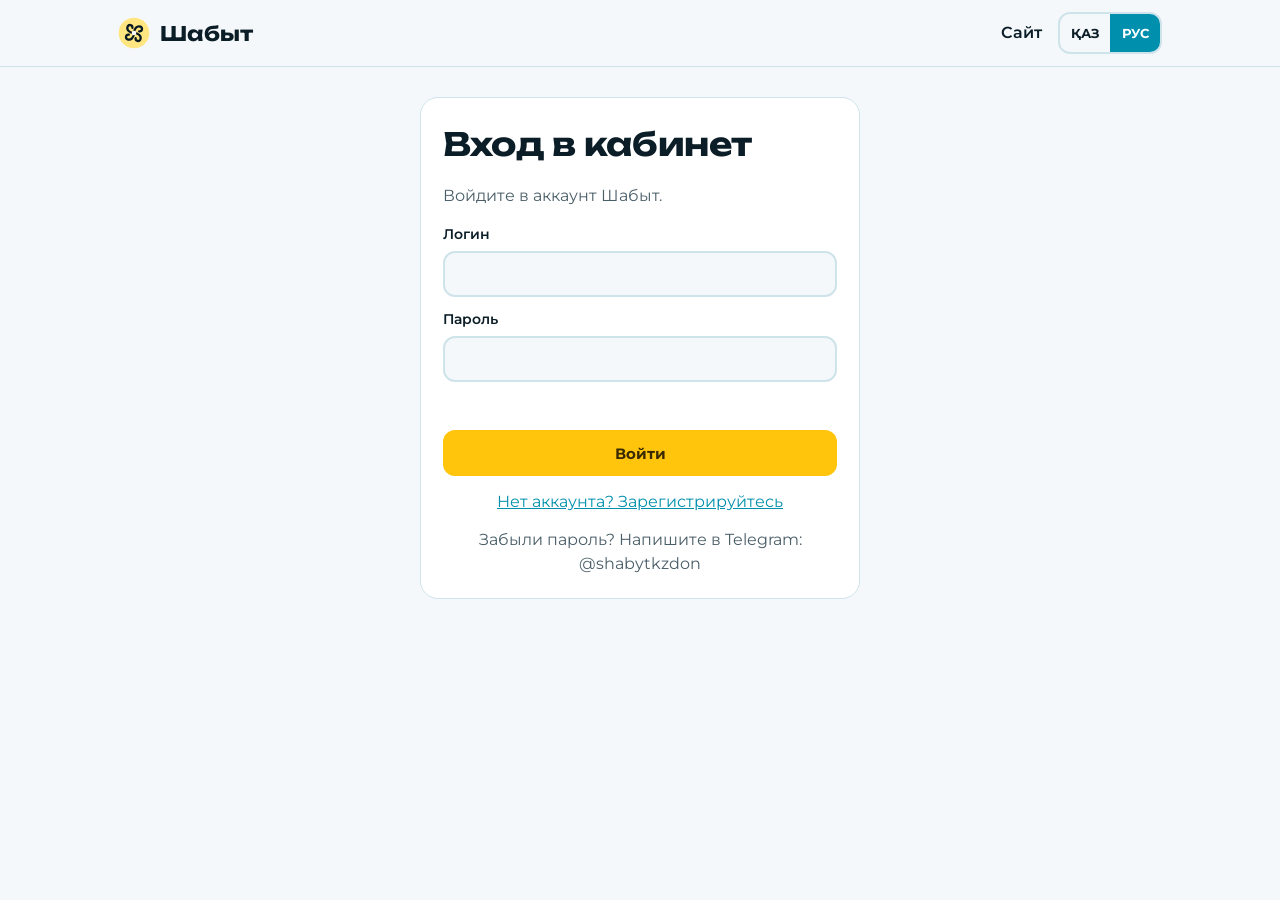
<file: account/index.html>
<!doctype html>
<html lang="kk">
<head>
<meta charset="utf-8">
<meta name="viewport" content="width=device-width, initial-scale=1">
<title>Кабинет · Шабыт</title>
<meta name="robots" content="noindex">
<meta name="theme-color" content="#061820">
<link rel="icon" href="/favicon.ico">
<link rel="preconnect" href="https://fonts.googleapis.com"><link rel="preconnect" href="https://fonts.gstatic.com" crossorigin>
<link href="https://fonts.googleapis.com/css2?family=Unbounded:wght@600;700&family=Montserrat:wght@400;500;600;700&display=swap" rel="stylesheet">
<link rel="stylesheet" href="/acc.css">
</head>
<body>
<header class="top"><div class="wrap">
  <a class="logo" href="/"><i></i>Шабыт</a>
  <nav class="tnav"><a href="/" data-t="site">Сайт</a><button type="button" class="link" id="out" hidden data-t="logout">Шығу</button></nav>
  <div class="lang" role="group" aria-label="Тіл / Язык"><button type="button" data-lang="kk">ҚАЗ</button><button type="button" data-lang="ru">РУС</button></div>
</div></header>
<main class="wrap" id="app" aria-live="polite"><p class="muted" style="padding:60px 0">…</p></main>
<div class="toast" id="toast" role="status" hidden></div>
<script src="/acc.js"></script>
<script>
const T = {
kk: { site: 'Сайт', logout: 'Шығу', inTitle: 'Кабинетке кіру', inSub: 'Шабыт аккаунтыңызбен кіріңіз.', regTitle: 'Тіркелу', regSub: 'Тегін аккаунт ашыңыз. Бағдарлама осы аккаунтпен қосылады.',
  login: 'Логин', loginHint: '3–24 әріп, сан, _ . -', pass: 'Құпиясөз', pass2: 'Құпиясөзді қайталаңыз', email: 'Email (міндетті емес)', emailHint: 'Құпиясөзді ұмытсаңыз, байланысу үшін.',
  doLogin: 'Кіру', doReg: 'Тіркелу', toReg: 'Аккаунт жоқ па? Тіркеліңіз', toLogin: 'Аккаунт бар ма? Кіріңіз', forgot: 'Құпиясөзді ұмыттыңыз ба? Telegram-ға жазыңыз: @shabytkzdon',
  hi: n => `Сәлем, ${n}!`, plan: 'Тариф', free: 'Тегін', std: 'Стандарт', pro: 'PRO', until: d => `${d} дейін`, noUntil: 'Мерзімсіз',
  buy: 'Тарифті сатып алу немесе ұзарту', promo: 'Промокод', promoPh: 'Промокод бар болса', promoGo: 'Қолдану', promoX: 'Алып тастау', promoOk: p => `Промокод қабылданды: −${p}%`, months: 'Мерзімі', m: n => `${n} ай`, total: 'Барлығы', payHow: 'Төлеу жолы',
  paySteps: ['Төмендегі сомаға сай Telegram-да @shabytkzdon-ға жазыңыз, сізге Kaspi арқылы төлеу жолын жібереді.', 'Төлеген соң «Төледім» батырмасын басыңыз.', 'Төлем расталғанда тариф аккаунтыңызға өзі қосылады, бағдарлама бір сағат ішінде өзі жаңарады.'],
  tg: 'Telegram-ға жазу', paid: 'Төледім', note: 'Түсініктеме (міндетті емес)', notePh: 'Мысалы: Kaspi, 14:20, Айдос Н.',
  pending: (t, m, a) => `Төлеміңіз тексерілуде: ${t}, ${m} ай, ${a}. Әдетте бірнеше сағат ішінде расталады.`, cancel: 'Бас тарту',
  app: 'Бағдарламаны қосу', appSteps: ['Windows-қа Шабытты жүктеп, ашыңыз.', 'Осы беттегі «Бағдарламаны қосу» батырмасын басыңыз.', 'Ашылған терезеде «Қосу» деңіз.'], dl: 'Windows үшін жүктеу',
  linked: (d, v) => `Қосылған компьютер: ${d}${v ? ' · Шабыт ' + v : ''}`, notLinked: 'Бағдарлама әлі қосылмаған.', full: 'Панельді ашу', startH: 'Бастау', start: ['Шабытты Windows-қа жүктеп, ашыңыз (ол тек Kaspi донаттарын ұстайды).', 'Төмендегі «Бағдарламаны қосу» батырмасын басып, ашылған терезеде «Қосу» деңіз.', 'Болды: донаттар, алерттер, виджеттер, дизайн, музыка — бәрі осы сайтта.'], link: 'Бағдарламаны қосу', linkHint: 'Алдымен компьютерде Шабытты ашыңыз.', offH: 'Бағдарлама қосулы емес', off2: 'Шабыт тек Kaspi донаттарын ұстайды, бірақ панель жұмыс істеуі үшін ол компьютерде ашық тұруы керек. Ашқанда панель осы жерде өзі ашылады.', on: 'Бағдарлама қазір қосулы', off: 'Бағдарлама қазір қосулы емес', fullHint: 'Толық кабинетте бағдарламадағының бәрі бар: виджеттер, алерттер, донаттар, музыка. Телефоннан да ашылады. Компьютерде Шабыт (v1.5 немесе жаңасы) ашық тұруы керек.',
  guide: 'OBS-те виджетті «Браузер» көзі ретінде, TikTok LIVE Studio-да «Ссылка» көзі ретінде қосасыз. Сілтемелер бағдарламаның «Виджеттер» бетінде тұр.',
  stats: 'Донат статистикасы', today: 'Бүгін', month: 'Осы ай', all: 'Барлығы', cnt: n => `${n} донат`, chart: 'Соңғы 30 күн', top: 'Айдың топ донатерлері', recent: 'Соңғы донаттар', noDon: 'Әзірге донат жоқ. Бағдарлама аккаунтпен қосылған соң донаттар осында көрінеді.',
  history: 'Төлемдер тарихы', st: { paid: 'Төленді', pending: 'Тексерілуде', rejected: 'Қабылданбады' },
  sec: 'Құпиясөзді өзгерту', oldPass: 'Қазіргі құпиясөз', newPass: 'Жаңа құпиясөз', save: 'Сақтау', saved: 'Сақталды', admin: 'Админ панель →',
  err: { bad_promo: 'Мұндай промокод жоқ немесе ол өшірілген.', promo_used: 'Сіз бұл промокодты бұрын қолдандыңыз.', promo_over: 'Бұл промокодтың лимиті бітті.', bad_login: 'Логин 3–24 таңбадан тұруы керек: әріп, сан, _ . -', short_password: 'Құпиясөз кемінде 6 таңба болуы керек.', bad_email: 'Email қате жазылған.', login_taken: 'Бұл логин бос емес.', bad_credentials: 'Логин немесе құпиясөз қате.', blocked: 'Аккаунт бұғатталған. @shabytkzdon-ға жазыңыз.', too_many: 'Тым көп әрекет. Біраз күтіп, қайталаңыз.', mismatch: 'Құпиясөздер сәйкес емес.', net: 'Серверге қосылу мүмкін болмады. Интернетті тексеріңіз.', server: 'Сервер қатесі. Кейінірек қайталаңыз.' } },
ru: { site: 'Сайт', logout: 'Выйти', inTitle: 'Вход в кабинет', inSub: 'Войдите в аккаунт Шабыт.', regTitle: 'Регистрация', regSub: 'Создайте бесплатный аккаунт. Программа подключается к нему.',
  login: 'Логин', loginHint: '3–24 символа: буквы, цифры, _ . -', pass: 'Пароль', pass2: 'Повторите пароль', email: 'Email (необязательно)', emailHint: 'Чтобы связаться, если забудете пароль.',
  doLogin: 'Войти', doReg: 'Зарегистрироваться', toReg: 'Нет аккаунта? Зарегистрируйтесь', toLogin: 'Есть аккаунт? Войдите', forgot: 'Забыли пароль? Напишите в Telegram: @shabytkzdon',
  hi: n => `Привет, ${n}!`, plan: 'Тариф', free: 'Бесплатный', std: 'Стандарт', pro: 'PRO', until: d => `до ${d}`, noUntil: 'Бессрочно',
  buy: 'Купить или продлить тариф', promo: 'Промокод', promoPh: 'Если есть промокод', promoGo: 'Применить', promoX: 'Убрать', promoOk: p => `Промокод принят: −${p}%`, months: 'Срок', m: n => `${n} мес.`, total: 'Итого', payHow: 'Как оплатить',
  paySteps: ['Напишите в Telegram @shabytkzdon с суммой ниже, вам пришлют способ оплаты через Kaspi.', 'После оплаты нажмите «Я оплатил».', 'Когда оплату подтвердят, тариф включится в аккаунте сам, программа обновится в течение часа.'],
  tg: 'Написать в Telegram', paid: 'Я оплатил', note: 'Комментарий (необязательно)', notePh: 'Например: Kaspi, 14:20, Айдос Н.',
  pending: (t, m, a) => `Оплата проверяется: ${t}, ${m} мес., ${a}. Обычно подтверждаем в течение нескольких часов.`, cancel: 'Отменить',
  app: 'Подключить программу', appSteps: ['Скачайте и откройте Шабыт на Windows.', 'Нажмите на этой странице «Подключить программу».', 'В открывшемся окне нажмите «Подключить».'], dl: 'Скачать для Windows',
  linked: (d, v) => `Подключённый компьютер: ${d}${v ? ' · Шабыт ' + v : ''}`, notLinked: 'Программа ещё не подключена.', full: 'Открыть панель', startH: 'Начало', start: ['Скачайте Шабыт для Windows и откройте его (он только ловит донаты Kaspi).', 'Нажмите ниже «Подключить программу» и в открывшемся окне — «Подключить».', 'Готово: донаты, алерты, виджеты, дизайн, музыка — всё здесь, на сайте.'], link: 'Подключить программу', linkHint: 'Сначала откройте Шабыт на компьютере.', offH: 'Программа не на связи', off2: 'Шабыт только ловит донаты Kaspi, но для работы панели он должен быть открыт на компьютере. Когда откроете его, панель откроется здесь сама.', on: 'Программа сейчас на связи', off: 'Программа сейчас не на связи', fullHint: 'В полном кабинете всё, что есть в программе: виджеты, алерты, донаты, музыка. Открывается и с телефона. На компьютере должен быть открыт Шабыт (v1.5 или новее).',
  guide: 'В OBS виджет добавляется как источник «Браузер», в TikTok LIVE Studio — как «Ссылка». Ссылки на странице «Виджеты» в программе.',
  stats: 'Статистика донатов', today: 'Сегодня', month: 'Этот месяц', all: 'Всего', cnt: n => `${n} донатов`, chart: 'Последние 30 дней', top: 'Топ донатеров месяца', recent: 'Последние донаты', noDon: 'Пока донатов нет. Они появятся здесь, когда программа подключится к аккаунту.',
  history: 'История оплат', st: { paid: 'Оплачено', pending: 'Проверяется', rejected: 'Отклонено' },
  sec: 'Сменить пароль', oldPass: 'Текущий пароль', newPass: 'Новый пароль', save: 'Сохранить', saved: 'Сохранено', admin: 'Админ-панель →',
  err: { bad_promo: 'Такого промокода нет или он отключён.', promo_used: 'Вы уже использовали этот промокод.', promo_over: 'Лимит этого промокода исчерпан.', bad_login: 'Логин: 3–24 символа, буквы, цифры, _ . -', short_password: 'Пароль — минимум 6 символов.', bad_email: 'Неверный email.', login_taken: 'Этот логин уже занят.', bad_credentials: 'Неверный логин или пароль.', blocked: 'Аккаунт заблокирован. Напишите @shabytkzdon.', too_many: 'Слишком много попыток. Подождите и повторите.', mismatch: 'Пароли не совпадают.', net: 'Не удалось связаться с сервером. Проверьте интернет.', server: 'Ошибка сервера. Повторите позже.' } } };
const DL = 'https://github.com/timabektimabekk-beep/shabyt-site/releases/latest/download/Shabyt-Windows.zip';
let view = location.hash === '#register' ? 'register' : 'login', D = null, pick = { tier: 'pro', months: 1 }, PROMO = null;

const form = (title, sub, fields, btn, alt) => `<section class="auth card"><h1>${title}</h1><p class="muted">${sub}</p>
  <form id="f" novalidate>${fields}<p class="err" id="ferr" role="alert"></p><button class="btn gold full" type="submit">${btn}</button></form>${alt}</section>`;
const inp = (id, label, type = 'text', extra = '', hint = '') => `<label for="${id}">${label}</label><input id="${id}" type="${type}" ${extra}>${hint ? `<small class="muted">${hint}</small>` : ''}`;

function render() {
  const x = t(), a = document.getElementById('app');
  document.getElementById('out').hidden = !tok();
  if (!tok()) {
    a.innerHTML = view === 'register'
      ? form(x.regTitle, x.regSub, inp('l', x.login, 'text', 'autocomplete="username" maxlength="24" required', x.loginHint) + inp('p', x.pass, 'password', 'autocomplete="new-password" minlength="6" required') + inp('p2', x.pass2, 'password', 'autocomplete="new-password" required') + inp('e', x.email, 'email', 'autocomplete="email" maxlength="120"', x.emailHint), x.doReg, `<p class="alt"><a href="#login" data-v="login">${x.toLogin}</a></p>`)
      : form(x.inTitle, x.inSub, inp('l', x.login, 'text', 'autocomplete="username" maxlength="24" required') + inp('p', x.pass, 'password', 'autocomplete="current-password" required'), x.doLogin, `<p class="alt"><a href="#register" data-v="register">${x.toReg}</a></p><p class="alt muted">${x.forgot}</p>`);
    return;
  }
  if (!D) { a.innerHTML = '<p class="muted" style="padding:60px 0">…</p>'; return; }
  const u = D.user, s = D.stats, P = D.prices, mx = Math.max(1, ...s.days);
  const full = P[pick.tier] * pick.months, amount = PROMO ? Math.round(full * (100 - PROMO.pct) / 100) : full;
  const linkBtn = `<div class="row"><button class="btn gold" data-a="link">${x.link}</button><a class="btn" href="${DL}">⬇ ${x.dl}</a></div><p class="muted">${x.linkHint}</p>`;
  const top = !u.device ? `<section class="card hero"><h2>${x.startH}</h2><ol>${x.start.map(s => `<li>${s}</li>`).join('')}</ol>${linkBtn}</section>`
    : !D.online ? `<section class="card hero"><h2>● ${x.offH}</h2><p class="muted">${x.off2}</p>${linkBtn}</section>` : `<section class="card hero"><a class="btn gold full" href="/cab/">${x.full} →</a></section>`;
  a.innerHTML = `
  ${top}<div class="head"><div><h1>${x.hi(esc(u.login))}</h1><p class="muted">${esc(u.email || '')}</p></div>${u.admin ? `<a class="btn" href="/admin/">${x.admin}</a>` : ''}</div>
  <div class="grid2">
    <section class="card"><h2>${x.plan}</h2>
      <div class="plan ${u.tier}"><b>${x[u.tier]}</b><span>${u.tier === 'free' ? x.noUntil : x.until(dstr(u.until))}</span></div>
      ${D.pending ? `<div class="note">${x.pending(x[D.pending.tier], D.pending.months, money(D.pending.amount))} <button class="link" data-a="cancel">${x.cancel}</button></div>` : `
      <h3>${x.buy}</h3>
      <div class="seg" role="group">${['pro'].map(k => `<button type="button" data-a="tier" data-v="${k}" aria-pressed="${pick.tier === k}">${x[k]} · ${money(P[k])}</button>`).join('')}</div>
      <label>${x.months}</label><div class="seg" role="group">${[1, 3, 6, 12].map(n => `<button type="button" data-a="months" data-v="${n}" aria-pressed="${pick.months === n}">${x.m(n)}</button>`).join('')}</div>
      <label for="pc">${x.promo}</label><div class="row" style="flex-wrap:nowrap">${PROMO ? `<p class="okc" style="margin:0;flex:1">🎟 ${esc(PROMO.code)} · −${PROMO.pct}%</p><button class="btn" data-a="promox">${x.promoX}</button>` : `<input id="pc" maxlength="24" placeholder="${x.promoPh}" style="flex:1;text-transform:uppercase" autocomplete="off"><button class="btn" data-a="promo">${x.promoGo}</button>`}</div>
      <p class="sum">${x.total}: ${PROMO ? `<s class="muted">${money(full)}</s> ` : ''}<b>${money(amount)}</b></p>
      <h3>${x.payHow}</h3><ol>${x.paySteps.map(s => `<li>${s}</li>`).join('')}</ol>
      <div class="row"><a class="btn" target="_blank" rel="noopener" href="https://t.me/${D.tg}?text=${encodeURIComponent(`Шабыт: ${u.login} — ${x[pick.tier]}, ${pick.months}, ${amount} ₸${PROMO ? ', ' + PROMO.code : ''}`)}">${x.tg}</a></div>
      <label for="pn">${x.note}</label><input id="pn" maxlength="200" placeholder="${x.notePh}">
      <button class="btn gold full" data-a="paid">${x.paid}</button>`}
    </section>
    <section class="card"><h2>${x.app}</h2>
      <p class="${u.device ? 'okc' : 'muted'}">${u.device ? x.linked(esc(u.device), esc(u.version)) : x.notLinked}</p>
      ${u.device ? `<p class="${D.online ? 'okc' : 'muted'}">● ${D.online ? x.on : x.off}</p><a class="btn gold full" href="/cab/">${x.full}</a><p class="muted">${x.fullHint}</p>` : ''}
      <ol>${x.appSteps.map(s => `<li>${s}</li>`).join('')}</ol>
      ${D.online ? `<a class="btn" href="${DL}">⬇ ${x.dl}</a>` : `<div class="row"><button class="btn gold" data-a="link">${x.link}</button><a class="btn" href="${DL}">⬇ ${x.dl}</a></div>`}
      <p class="muted">${x.guide}</p>
    </section>
  </div>
  <section class="card"><h2>${x.stats}</h2>
    <div class="tiles">${[[x.today, s.today], [x.month, s.month], [x.all, s.total]].map(([l, v]) => `<div class="tile"><span>${l}</span><b>${money(v.s)}</b><small>${x.cnt(v.n)}</small></div>`).join('')}</div>
    ${s.total.n ? `<h3>${x.chart}</h3><div class="bars" aria-hidden="true">${s.days.map(v => `<i style="height:${Math.max(2, v / mx * 100)}%" title="${money(v)}"></i>`).join('')}</div>
    <div class="grid2"><div><h3>${x.top}</h3><ol class="list">${s.top.map(r => `<li><span>${esc(r.donor || '—')}</span><b>${money(r.s)}</b></li>`).join('')}</ol></div>
    <div><h3>${x.recent}</h3><ul class="list">${s.recent.map(r => `<li><span>${esc(r.donor || '—')} <small class="muted">${tstr(r.created)}</small></span><b>${money(r.amount)}</b></li>`).join('')}</ul></div></div>` : `<p class="muted">${x.noDon}</p>`}
  </section>
  <div class="grid2">
    <section class="card"><h2>${x.history}</h2>${D.payments.length ? `<ul class="list">${D.payments.map(p => `<li><span>${x[p.tier]} · ${x.m(p.months)} <small class="muted">${dstr(p.done || p.created)}</small></span><b>${money(p.amount)} <small class="st ${p.status}">${x.st[p.status] || p.status}</small></b></li>`).join('')}</ul>` : '<p class="muted">—</p>'}</section>
    <section class="card"><h2>${x.sec}</h2><form id="pf" novalidate>${inp('op', x.oldPass, 'password', 'autocomplete="current-password"')}${inp('np', x.newPass, 'password', 'autocomplete="new-password" minlength="6"')}<p class="err" id="perr" role="alert"></p><button class="btn" type="submit">${x.save}</button></form></section>
  </div>`;
}

const STAY = new URLSearchParams(location.search).has('stay');
// opened by the program on the computer (#link=<its port>): after sign-in it gets linked without a second login
const LP = /^#link=(\d{2,5})$/.exec(location.hash);
if (LP) { try { sessionStorage.setItem('shb-link', LP[1]); } catch (e) { } history.replaceState(null, '', location.pathname + location.search); }
const linkPort = () => { try { return sessionStorage.getItem('shb-link') || ''; } catch (e) { return ''; } };
async function linkProgram(port) {
  try { sessionStorage.removeItem('shb-link'); } catch (e) { }
  const r = await api('POST', '/me/link');
  location.href = `http://localhost:${port || 3000}/link#c=${r.code}`;
}
let watch = null;
async function load() { try { D = await api('GET', '/me'); D.online = await api('GET', '/relay-status').then(r => r.online, () => false); if (!D.online && linkPort()) return linkProgram(linkPort()); if (!STAY) return location.replace('/cab/'); } catch (e) { if (e.status === 401 || e.status === 403) { setTok(''); if (e.code === 'blocked') toast(t().err.blocked); } else toast(errText(e)); } render(); }

document.addEventListener('submit', async e => {
  e.preventDefault(); const x = t();
  if (e.target.id === 'f') {
    const l = val('l'), p = val('p'), er = document.getElementById('ferr'); er.textContent = '';
    try {
      if (view === 'register') { if (p !== val('p2')) throw { code: 'mismatch' }; const r = await api('POST', '/register', { login: l, password: p, email: val('e') }); setTok(r.token); }
      else { const r = await api('POST', '/login', { login: l, password: p }); setTok(r.token); }
      history.replaceState(null, '', location.pathname); await load();
    } catch (er2) { er.textContent = errText(er2); }
  }
  if (e.target.id === 'pf') {
    const er = document.getElementById('perr'); er.textContent = '';
    try { await api('POST', '/me/password', { old: val('op'), password: val('np') }); toast(x.saved); e.target.reset(); } catch (er2) { er.textContent = errText(er2); }
  }
});
document.addEventListener('click', async e => {
  const v = e.target.closest('[data-v]');
  if (v && v.matches('a[data-v]')) { e.preventDefault(); view = v.dataset.v; history.replaceState(null, '', '#' + view); return render(); }
  const b = e.target.closest('[data-a]'); if (!b) return;
  const a = b.dataset.a;
  if (a === 'tier') { pick.tier = b.dataset.v; render(); }
  if (a === 'months') { pick.months = +b.dataset.v; render(); }
  if (a === 'promo') { const c = val('pc').trim(); if (!c) return; try { PROMO = await api('POST', '/me/promo', { code: c }); render(); toast(t().promoOk(PROMO.pct)); } catch (er) { toast(errText(er)); } }
  if (a === 'promox') { PROMO = null; render(); }
  if (a === 'paid') { try { await api('POST', '/me/pay', { tier: pick.tier, months: pick.months, note: val('pn'), code: PROMO ? PROMO.code : '' }); PROMO = null; await load(); } catch (er) { if (er && /promo/.test(er.code || '')) PROMO = null; toast(errText(er)); render(); } }
  if (a === 'link') { try { await linkProgram(linkPort()); } catch (er) { toast(errText(er)); } }
  if (a === 'cancel') { try { await api('POST', '/me/pay/cancel'); await load(); } catch (er) { toast(errText(er)); } }
});
document.getElementById('out').onclick = async () => { try { await api('POST', '/logout'); } catch (e) { } setTok(''); D = null; view = 'login'; render(); };
onLang(render);
if (tok()) load(); else render();
// the panel opens by itself as soon as the program on the computer comes online
watch = setInterval(async () => { if (!tok() || !D || D.online || !D.user.device || document.hidden) return; try { if ((await api('GET', '/relay-status')).online) { if (STAY) { D.online = true; render(); } else location.replace('/cab/'); } } catch (e) { } }, 6000);
</script>
</body>
</html>
</file>
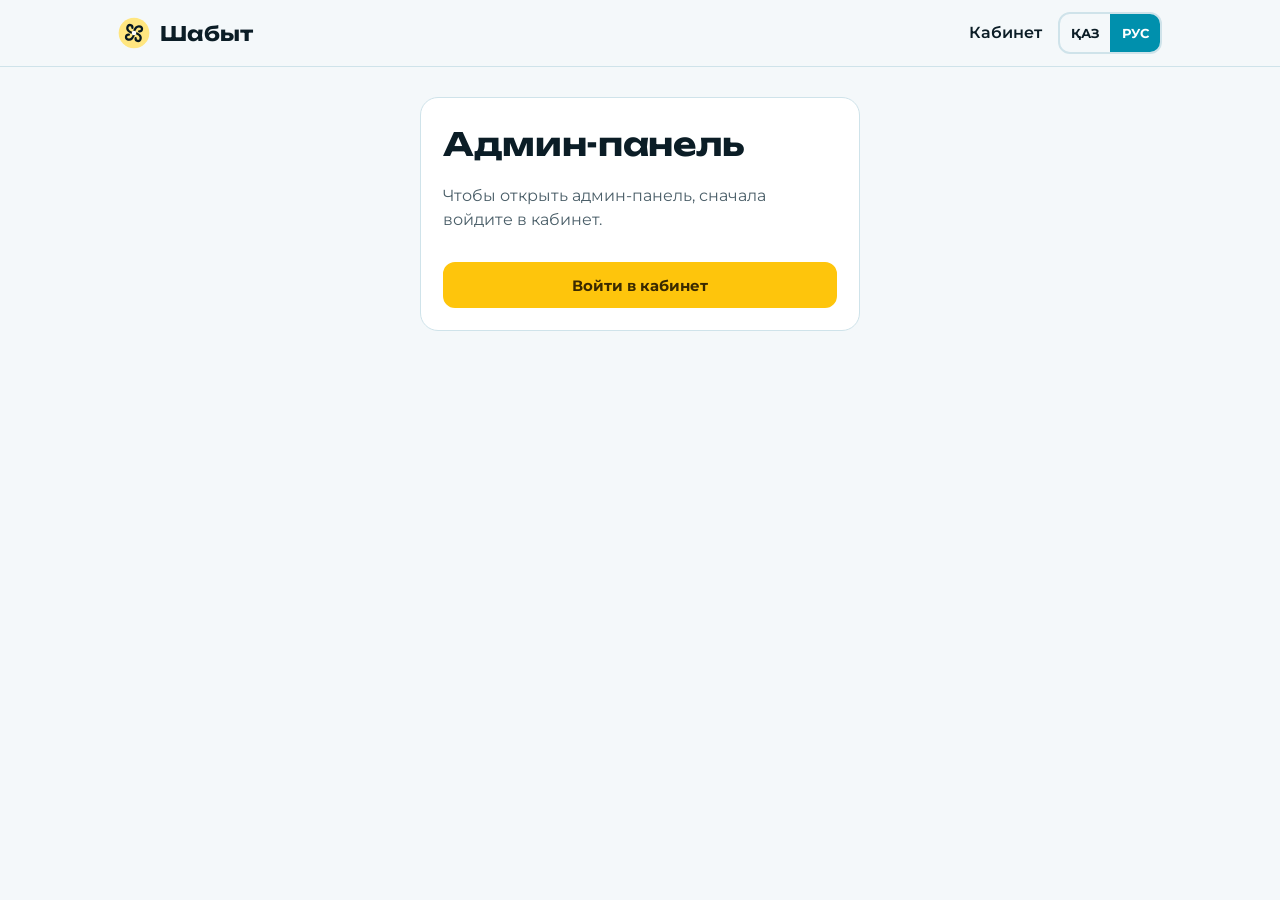
<file: admin/index.html>
<!doctype html>
<html lang="kk">
<head>
<meta charset="utf-8">
<meta name="viewport" content="width=device-width, initial-scale=1">
<title>Админ · Шабыт</title>
<meta name="robots" content="noindex">
<link rel="icon" href="/favicon.ico">
<link rel="preconnect" href="https://fonts.googleapis.com"><link rel="preconnect" href="https://fonts.gstatic.com" crossorigin>
<link href="https://fonts.googleapis.com/css2?family=Unbounded:wght@600;700&family=Montserrat:wght@400;500;600;700&display=swap" rel="stylesheet">
<link rel="stylesheet" href="/acc.css">
</head>
<body>
<header class="top"><div class="wrap">
  <a class="logo" href="/"><i></i>Шабыт</a>
  <nav class="tnav"><a href="/account/" data-t="cab">Кабинет</a></nav>
  <div class="lang" role="group" aria-label="Тіл / Язык"><button type="button" data-lang="kk">ҚАЗ</button><button type="button" data-lang="ru">РУС</button></div>
</div></header>
<main class="wrap" id="app" aria-live="polite"><p class="muted" style="padding:60px 0">…</p></main>
<dialog id="dlg"><form method="dialog" id="df"></form></dialog>
<div class="toast" id="toast" role="status" hidden></div>
<script src="/acc.js"></script>
<script>
const T = {
kk: { cab: 'Кабинет', title: 'Админ панель', need: 'Админ панельге кіру үшін алдымен кабинетке кіріңіз.', toCab: 'Кабинетке кіру', notAdmin: 'Бұл бет тек Шабыт иесіне арналған.',
  users: 'Қолданушылар', newWeek: '7 күнде жаңа', active: '7 күнде белсенді', paying: 'Ақылы тарифте', revMonth: 'Осы айдағы табыс', revAll: 'Барлық табыс', pendingN: 'Тексерілетін төлем',
  pc: 'Промокодтар', pcSub: 'Стример төлем кезінде промокодты енгізсе, PRO бағасы жеңілдікпен шығады. Әр стример бір кодты бір рет қолдана алады.', pcCode: 'Код', pcPct: 'Жеңілдік, %', pcMax: 'Лимит (0 — шексіз)', pcAdd: 'Қосу', pcUsed: 'Қолданылды', pcPaid: 'Төленді', pcOn: 'Қосу', pcOff: 'Өшіру', pcDel: 'Жою', pcOffL: 'өшірулі', pcNone: 'Промокод жоқ.', pcSure: c => `${c} промокодын жою керек пе?`,
  pend: 'Расталмаған төлемдер', approve: 'Растау', reject: 'Қабылдамау', amount: 'Сома, ₸', noPend: 'Жаңа төлем жоқ.',
  list: 'Қолданушылар', search: 'Логин, email немесе компьютер коды…', login: 'Логин', plan: 'Тариф', app: 'Бағдарлама', don: 'Донаттар', paid: 'Төледі', reg: 'Тіркелді', seen: 'Соңғы кіру', acts: 'Әрекет',
  sc: 'Стримерлер тізімінде', scHid: '(жасырын)', scHide: 'Тізімнен жасыру', scShow: 'Тізімге қайтару', promo: 'Жарнама осы айда',
  grant: 'Тариф беру', revoke: 'Тарифті алу', block: 'Бұғаттау', unblock: 'Бұғатты алу', pass: 'Құпиясөз', more: 'Тағы',
  free: 'Тегін', std: 'Стандарт', pro: 'PRO', blocked: 'Бұғатталған', until: d => `${d} дейін`,
  gTitle: n => `${n}: тариф беру`, gTier: 'Тариф', gMonths: 'Неше айға', gAmount: 'Төленген сома, ₸ (тегін болса 0)', gNote: 'Түсініктеме', ok: 'Сақтау', cancel: 'Болдырмау',
  pTitle: n => `${n}: жаңа құпиясөз`, pHint: 'Стримерге осы уақытша құпиясөзді беріңіз, ол кабинетте өзгерте алады.',
  sure: { revoke: n => `${n} тарифін алып тастайсыз ба?`, block: n => `${n} аккаунтын бұғаттайсыз ба? Бағдарламасы да тегін тарифке түседі.` },
  lib: 'Алерттер кітапханасы', libSub: 'Жүктеген GIF, видео және дыбыстарды стримерлер бағдарламадағы «Алерт» бетінен таңдай алады. Тариф кімге қолжетімді екенін анықтайды.', file: 'Файл (GIF, WEBP, PNG, MP4, WEBM, MP3, WAV, OGG; 15 МБ дейін)', aname: 'Атауы', atier: 'Кімге', upload: 'Жүктеу', uploading: 'Жүктелуде…', forAll: 'Барлығына (тегін)', noLib: 'Әзірге алерт жоқ.', del: 'Өшіру', sureDel: n => `«${n}» алертін өшіресіз бе?`, sound: 'Дыбыс', anim: 'Анимация',
  pays: 'Төлемдер', byMonth: 'Айлар бойынша табыс', st: { paid: 'Төленді', pending: 'Тексерілуде', rejected: 'Қабылданбады' }, done: 'Дайын',
  err: { bad_promo: 'Код: 3–24 таңба, латын әріп, сан, _ -', bad_type: 'Бұл файл түрі қолдау көрсетілмейді.', too_big: 'Файл 15 МБ-тан үлкен.', not_admin: 'Бұл бет тек Шабыт иесіне арналған.', short_password: 'Құпиясөз кемінде 6 таңба.', net: 'Серверге қосылу мүмкін болмады.', server: 'Сервер қатесі.', self: 'Өзіңізді бұғаттай алмайсыз.' } },
ru: { cab: 'Кабинет', title: 'Админ-панель', need: 'Чтобы открыть админ-панель, сначала войдите в кабинет.', toCab: 'Войти в кабинет', notAdmin: 'Эта страница только для владельца Шабыта.',
  users: 'Пользователи', newWeek: 'Новых за 7 дней', active: 'Активных за 7 дней', paying: 'На платном тарифе', revMonth: 'Доход за месяц', revAll: 'Доход всего', pendingN: 'Оплат на проверке',
  pc: 'Промокоды', pcSub: 'Если стример введёт промокод при оплате, цена PRO будет со скидкой. Каждый стример может использовать код один раз.', pcCode: 'Код', pcPct: 'Скидка, %', pcMax: 'Лимит (0 — без лимита)', pcAdd: 'Добавить', pcUsed: 'Использован', pcPaid: 'Оплачено', pcOn: 'Включить', pcOff: 'Выключить', pcDel: 'Удалить', pcOffL: 'выключен', pcNone: 'Промокодов нет.', pcSure: c => `Удалить промокод ${c}?`,
  pend: 'Неподтверждённые оплаты', approve: 'Подтвердить', reject: 'Отклонить', amount: 'Сумма, ₸', noPend: 'Новых оплат нет.',
  list: 'Пользователи', search: 'Логин, email или код компьютера…', login: 'Логин', plan: 'Тариф', app: 'Программа', don: 'Донаты', paid: 'Оплатил', reg: 'Регистрация', seen: 'Последний вход', acts: 'Действия',
  sc: 'В списке стримеров', scHid: '(скрыт)', scHide: 'Скрыть из списка', scShow: 'Вернуть в список', promo: 'Реклама в этом месяце',
  grant: 'Выдать тариф', revoke: 'Снять тариф', block: 'Заблокировать', unblock: 'Разблокировать', pass: 'Пароль', more: 'Ещё',
  free: 'Бесплатный', std: 'Стандарт', pro: 'PRO', blocked: 'Заблокирован', until: d => `до ${d}`,
  gTitle: n => `${n}: выдать тариф`, gTier: 'Тариф', gMonths: 'На сколько месяцев', gAmount: 'Оплаченная сумма, ₸ (0, если бесплатно)', gNote: 'Комментарий', ok: 'Сохранить', cancel: 'Отмена',
  pTitle: n => `${n}: новый пароль`, pHint: 'Дайте стримеру этот временный пароль, он сможет сменить его в кабинете.',
  sure: { revoke: n => `Снять тариф у ${n}?`, block: n => `Заблокировать ${n}? Его программа тоже перейдёт на бесплатный тариф.` },
  lib: 'Библиотека алертов', libSub: 'Загруженные GIF, видео и звуки стримеры выбирают на странице «Алерт» в программе. Тариф определяет, кому они доступны.', file: 'Файл (GIF, WEBP, PNG, MP4, WEBM, MP3, WAV, OGG; до 15 МБ)', aname: 'Название', atier: 'Для кого', upload: 'Загрузить', uploading: 'Загрузка…', forAll: 'Для всех (бесплатно)', noLib: 'Пока алертов нет.', del: 'Удалить', sureDel: n => `Удалить алерт «${n}»?`, sound: 'Звук', anim: 'Анимация',
  pays: 'Оплаты', byMonth: 'Доход по месяцам', st: { paid: 'Оплачено', pending: 'Проверяется', rejected: 'Отклонено' }, done: 'Готово',
  err: { bad_promo: 'Код: 3–24 символа, латиница, цифры, _ -', bad_type: 'Этот тип файла не поддерживается.', too_big: 'Файл больше 15 МБ.', not_admin: 'Эта страница только для владельца Шабыта.', short_password: 'Пароль — минимум 6 символов.', net: 'Не удалось связаться с сервером.', server: 'Ошибка сервера.', self: 'Нельзя заблокировать себя.' } } };
let S = null, U = [], TOTAL = 0, PAYS = [], Q = '', ERR = '', LIB = [], UPL = false, PCS = [];
const PREV = {};
const planCell = u => u.blocked ? `<span class="pill blocked">${t().blocked}</span>` : `<span class="pill ${u.tier}">${t()[u.tier]}</span>${u.tier !== 'free' ? `<br><small class="muted">${t().until(dstr(u.until))}</small>` : ''}`;

function render() {
  const x = t(), a = document.getElementById('app');
  if (!tok()) { a.innerHTML = `<section class="auth card"><h1>${x.title}</h1><p class="muted">${x.need}</p><a class="btn gold full" href="/account/">${x.toCab}</a></section>`; return; }
  if (ERR) { a.innerHTML = `<section class="auth card"><h1>${x.title}</h1><p class="err">${esc(ERR)}</p><a class="btn full" href="/account/">${x.toCab}</a></section>`; return; }
  if (!S) { a.innerHTML = '<p class="muted" style="padding:60px 0">…</p>'; return; }
  const pend = PAYS.filter(p => p.status === 'pending');
  a.innerHTML = `<div class="head"><h1>${x.title}</h1></div>
  <div class="tiles" style="margin-bottom:18px">${[[x.users, S.users], [x.newWeek, S.newWeek], [x.active, S.active], [x.paying, S.paying], [x.revMonth, money(S.revenueMonth.s)], [x.revAll, money(S.revenueTotal.s)], [x.pendingN, S.pending]].map(([l, v]) => `<div class="tile"><span>${l}</span><b>${v}</b></div>`).join('')}</div>
  <section class="card" id="pcs"><h2>🎟 ${x.pc}</h2><p class="muted">${x.pcSub}</p>
    <form id="pcf" class="row" style="align-items:flex-end;flex-wrap:wrap;gap:10px"><div><label for="pcc">${x.pcCode}</label><input id="pcc" required maxlength="24" pattern="[A-Za-z0-9_-]{3,24}" placeholder="SHABYT20" style="text-transform:uppercase"></div><div><label for="pcp">${x.pcPct}</label><input id="pcp" type="number" min="1" max="90" value="20" style="width:110px"></div><div><label for="pcm">${x.pcMax}</label><input id="pcm" type="number" min="0" value="0" style="width:150px"></div><button class="btn gold">${x.pcAdd}</button></form>
    ${PCS.length ? `<ul class="list">${PCS.map(c => `<li><span><b>${esc(c.code)}</b> · −${c.pct}%${c.active ? '' : ` <small class="muted">(${x.pcOffL})</small>`}<br><small class="muted">${x.pcUsed}: ${c.used}${c.max ? ' / ' + c.max : ''} · ${x.pcPaid}: ${c.paid.n} (${money(c.paid.s)})</small></span><span class="row"><button class="btn sm" data-a="pc${c.active ? 'off' : 'on'}" data-c="${esc(c.code)}">${c.active ? x.pcOff : x.pcOn}</button><button class="btn sm" data-a="pcdel" data-c="${esc(c.code)}">${x.pcDel}</button></span></li>`).join('')}</ul>` : `<p class="muted">${x.pcNone}</p>`}
  </section>
  <section class="card"><h2>${x.pend}</h2>${pend.length ? `<div class="tw"><table><thead><tr><th>${x.login}</th><th>${x.plan}</th><th>${x.amount}</th><th></th></tr></thead><tbody>${pend.map(p => `<tr><td><b>${esc(p.login)}</b><br><small class="muted">${tstr(p.created)}${p.note ? ' · ' + esc(p.note) : ''}</small></td><td>${x[p.tier]} · ${p.months}</td><td><input id="am-${p.id}" type="number" min="0" step="10" value="${p.amount}" style="max-width:130px" aria-label="${x.amount}"></td><td><div class="row"><button class="btn gold sm" data-a="approve" data-id="${p.id}">${x.approve}</button><button class="btn red sm" data-a="reject" data-id="${p.id}">${x.reject}</button></div></td></tr>`).join('')}</tbody></table></div>` : `<p class="muted">${x.noPend}</p>`}</section>
  <section class="card"><h2>${x.list} · ${TOTAL}</h2><input id="q" type="search" placeholder="${x.search}" value="${esc(Q)}" aria-label="${x.search}" style="margin-bottom:10px">
  <div class="tw"><table><thead><tr><th>${x.login}</th><th>${x.plan}</th><th>${x.app}</th><th>${x.don}</th><th>${x.paid}</th><th>${x.reg} / ${x.seen}</th><th>${x.acts}</th></tr></thead><tbody>
  ${U.map(u => `<tr><td><b>${esc(u.login)}</b>${u.admin ? ' ★' : ''}<br><small class="muted">${esc(u.email)}</small>${u.promoMin ? `<br><small title="${x.promo}">📣 ${Math.floor(u.promoMin / 60)}:${String(u.promoMin % 60).padStart(2, '0')}${u.promoMin >= ((S && S.promoGoal) || 600) ? ' ✓' : ''}</small>` : ''}${u.showcase ? `<br><small><a class="link" href="${esc(u.showcase.link)}" target="_blank" rel="noopener nofollow">${x.sc}</a> ${u.showcase.hidden ? x.scHid : ''}</small>` : ''}</td><td>${planCell(u)}</td><td>${u.device ? `${esc(u.device)}<br><small class="muted">${esc(u.version)}</small>` : '—'}</td><td>${money(u.donations)}</td><td>${money(u.paid)}</td><td><small>${dstr(u.created)}<br>${u.seen ? tstr(u.seen) : '—'}</small></td>
  <td><div class="row"><button class="btn gold sm" data-a="grant" data-id="${u.id}">${x.grant}</button>${u.tier !== 'free' ? `<button class="btn sm" data-a="revoke" data-id="${u.id}">${x.revoke}</button>` : ''}${u.admin ? '' : `<button class="btn ${u.blocked ? '' : 'red'} sm" data-a="${u.blocked ? 'unblock' : 'block'}" data-id="${u.id}">${u.blocked ? x.unblock : x.block}</button>`}<button class="btn sm" data-a="pass" data-id="${u.id}">${x.pass}</button>${u.showcase ? `<button class="btn sm" data-a="${u.showcase.hidden ? 'scShow' : 'scHide'}" data-id="${u.id}">${u.showcase.hidden ? x.scShow : x.scHide}</button>` : ''}</div></td></tr>`).join('')}</tbody></table></div></section>
  <section class="card" id="lib"><h2>${x.lib}</h2><p class="muted">${x.libSub}</p>
  <form id="uf" class="upl"><div><label for="uff">${x.file}</label><input id="uff" type="file" required accept=".gif,.webp,.png,.apng,.mp4,.webm,.mp3,.wav,.ogg,.m4a"></div>
  <div><label for="ufn">${x.aname}</label><input id="ufn" maxlength="40" required></div>
  <div><label for="uft">${x.atier}</label><select id="uft"><option value="free">${x.forAll}</option><option value="std">${x.std}</option><option value="pro">${x.pro}</option></select></div>
  <button class="btn gold" type="submit" ${UPL ? 'disabled' : ''}>${UPL ? x.uploading : x.upload}</button></form>
  ${LIB.length ? `<div class="libg">${LIB.map(a => `<div class="li"><div class="pv" data-pv="${a.id}" data-kind="${a.kind}" data-mime="${esc(a.mime)}">${a.kind === 'sound' ? '🔊' : ''}</div>
    <input value="${esc(a.name)}" maxlength="40" data-an="${a.id}" aria-label="${x.aname}"><small class="muted">${a.kind === 'sound' ? x.sound : x.anim} · ${a.ext.toUpperCase()} · ${a.size >= 1048576 ? (a.size / 1048576).toFixed(1) + ' МБ' : Math.max(1, Math.round(a.size / 1024)) + ' КБ'}</small>
    <div class="row"><select data-at="${a.id}" aria-label="${x.atier}">${['free', 'std', 'pro'].map(k => `<option value="${k}" ${a.tier === k ? 'selected' : ''}>${k === 'free' ? x.forAll : x[k]}</option>`).join('')}</select><button class="btn red sm" data-a="adel" data-id="${a.id}">${x.del}</button></div></div>`).join('')}</div>` : `<p class="muted">${x.noLib}</p>`}
  </section>
  <div class="grid2"><section class="card"><h2>${x.byMonth}</h2><ul class="list">${S.byMonth.map(m => `<li><span>${esc(m.m)} <small class="muted">· ${m.n}</small></span><b>${money(m.s)}</b></li>`).join('') || '<li class="muted">—</li>'}</ul></section>
  <section class="card"><h2>${x.pays}</h2><ul class="list">${PAYS.filter(p => p.status !== 'pending').slice(0, 30).map(p => `<li><span>${esc(p.login)} · ${x[p.tier]} · ${p.months} <small class="muted">${dstr(p.done || p.created)}${p.note ? ' · ' + esc(p.note) : ''}</small></span><b>${money(p.amount)} <small class="st ${p.status}">${x.st[p.status]}</small></b></li>`).join('') || '<li class="muted">—</li>'}</ul></section></div>`;
  previews();
  const q = document.getElementById('q'); q.oninput = () => { Q = q.value; clearTimeout(q._t); q._t = setTimeout(loadUsers, 300); };
}
async function loadUsers() { try { const r = await api('GET', '/admin/users?q=' + encodeURIComponent(Q)); U = r.users; TOTAL = r.total; if (S) S.promoGoal = r.promoGoal || 600; } catch (e) { toast(errText(e)); } const f = document.activeElement && document.activeElement.id; render(); if (f === 'q') { const q = document.getElementById('q'); q.focus(); q.setSelectionRange(q.value.length, q.value.length); } }
async function loadAll() {
  try { const [s, p, l] = await Promise.all([api('GET', '/admin/summary'), api('GET', '/admin/payments'), api('GET', '/admin/alerts')]); S = s; PAYS = p.payments; LIB = l.alerts; ERR = ''; try { PCS = (await api('GET', '/admin/promos')).promos; } catch (e) { PCS = []; } await loadUsers(); }
  catch (e) { if (e.status === 401) setTok(''); ERR = errText(e); render(); }
}
const user = id => U.find(u => u.id === +id);
// previews: the files are fetched with the session token, then shown from memory
async function previews() {
  for (const el of document.querySelectorAll('[data-pv]')) {
    const id = el.dataset.pv;
    if (!PREV[id]) PREV[id] = fetch(`${API}/alerts/${id}/file`, { headers: { Authorization: 'Bearer ' + tok() } }).then(r => r.ok ? r.blob() : null).then(b => b && URL.createObjectURL(b)).catch(() => null);
    const u = await PREV[id]; if (!u || !el.isConnected) continue;
    const k = el.dataset.mime.startsWith('video/') ? 'video' : el.dataset.kind === 'sound' ? 'audio' : 'img';
    el.innerHTML = k === 'img' ? `<img src="${u}" alt="">` : k === 'video' ? `<video src="${u}" muted loop autoplay playsinline></video>` : `<audio src="${u}" controls preload="none"></audio>`;
  }
}
document.addEventListener('change', async e => {
  const at = e.target.dataset.at, an = e.target.dataset.an; if (!at && !an) return;
  const id = at || an;
  try { const r = await api('POST', `/admin/alerts/${id}`, at ? { action: 'update', tier: e.target.value } : { action: 'update', name: e.target.value }); LIB = LIB.map(a => a.id === +id ? r.alert : a); toast(t().done); } catch (er) { toast(errText(er)); }
});
document.addEventListener('submit', async e => {
  if (e.target.id === 'pcf') { e.preventDefault(); try { PCS = (await api('POST', '/admin/promos', { action: 'add', code: val('pcc'), pct: +val('pcp'), max: +val('pcm') })).promos; toast(t().done); render(); document.getElementById('pcs').scrollIntoView({ block: 'start' }); } catch (er) { toast(errText(er)); } return; }
  if (e.target.id !== 'uf') return; e.preventDefault();
  const f = document.getElementById('uff').files[0]; if (!f) return;
  const name = val('ufn') || f.name.replace(/\.[^.]+$/, ''), tier = val('uft');
  const types = { gif: 'image/gif', webp: 'image/webp', png: 'image/png', apng: 'image/apng', mp4: 'video/mp4', webm: 'video/webm', mp3: 'audio/mpeg', wav: 'audio/wav', ogg: 'audio/ogg', m4a: 'audio/mp4' };
  const type = types[(f.name.split('.').pop() || '').toLowerCase()] || f.type;
  if (f.size > 15e6) return toast(t().err.too_big);
  UPL = true; render();
  try {
    const r = await fetch(`${API}/admin/alerts?name=${encodeURIComponent(name)}&tier=${tier}`, { method: 'POST', headers: { 'Content-Type': type, Authorization: 'Bearer ' + tok() }, body: f });
    const j = await r.json().catch(() => ({})); if (!r.ok) throw { code: j.error || 'server' };
    LIB = [j.alert, ...LIB]; toast(t().done);
  } catch (er) { toast(errText(er)); }
  UPL = false; render(); document.getElementById('lib').scrollIntoView({ block: 'start' });
});
function ask(html, onOk) {
  const d = document.getElementById('dlg'), f = document.getElementById('df'), x = t();
  f.innerHTML = html + `<div class="row" style="margin-top:16px"><button class="btn gold" value="ok">${x.ok}</button><button class="btn" value="cancel" formnovalidate>${x.cancel}</button></div>`;
  d.onclose = () => { if (d.returnValue === 'ok') onOk(); };
  d.returnValue = ''; d.showModal();
}
async function act(id, body) { try { await api('POST', `/admin/users/${id}`, body); toast(t().done); await loadAll(); } catch (e) { toast(errText(e)); } }
document.addEventListener('click', async e => {
  const b = e.target.closest('[data-a]'); if (!b) return;
  const x = t(), a = b.dataset.a, id = b.dataset.id, u = user(id);
  if (a === 'approve' || a === 'reject') { try { await api('POST', `/admin/payments/${id}`, { action: a, amount: val('am-' + id) }); toast(x.done); await loadAll(); } catch (er) { toast(errText(er)); } }
  if (a === 'grant') ask(`<h2>${x.gTitle(esc(u.login))}</h2><label for="gt">${x.gTier}</label><select id="gt"><option value="pro">${x.pro}</option><option value="std">${x.std}</option></select>
    <label for="gm">${x.gMonths}</label><input id="gm" type="number" min="1" max="120" value="1"><label for="ga">${x.gAmount}</label><input id="ga" type="number" min="0" step="10" value="${S.prices.pro}"><label for="gn">${x.gNote}</label><input id="gn" maxlength="200">`,
    () => act(id, { action: 'grant', tier: val('gt'), months: +val('gm'), amount: +val('ga'), note: val('gn') }));
  if (a === 'grant') { const gt = document.getElementById('gt'), ga = document.getElementById('ga'), gm = document.getElementById('gm'); const upd = () => ga.value = S.prices[gt.value] * (+gm.value || 1); gt.onchange = upd; gm.oninput = upd; }
  if (a === 'pcon' || a === 'pcoff' || (a === 'pcdel' && confirm(x.pcSure(b.dataset.c)))) { try { PCS = (await api('POST', '/admin/promos', { action: a.slice(2), code: b.dataset.c })).promos; toast(x.done); render(); } catch (er) { toast(errText(er)); } }
  if (a === 'revoke' && confirm(x.sure.revoke(u.login))) act(id, { action: 'revoke' });
  if (a === 'block' && confirm(x.sure.block(u.login))) act(id, { action: 'block' });
  if (a === 'unblock') act(id, { action: 'unblock' });
  if (a === 'scHide' || a === 'scShow') act(id, { action: a });
  if (a === 'adel') { const al = LIB.find(z => z.id === +id); if (confirm(t().sureDel(al.name))) { try { await api('POST', `/admin/alerts/${id}`, { action: 'delete' }); LIB = LIB.filter(z => z.id !== +id); render(); toast(t().done); } catch (er) { toast(errText(er)); } } }
  if (a === 'pass') { const pw = Math.random().toString(36).slice(2, 6) + Math.floor(1000 + Math.random() * 9000); ask(`<h2>${x.pTitle(esc(u.login))}</h2><p class="muted">${x.pHint}</p><input id="pw" value="${pw}" minlength="6">`, () => act(id, { action: 'password', password: val('pw') })); }
});
onLang(render);
if (tok()) loadAll(); else render();
</script>
</body>
</html>
</file>
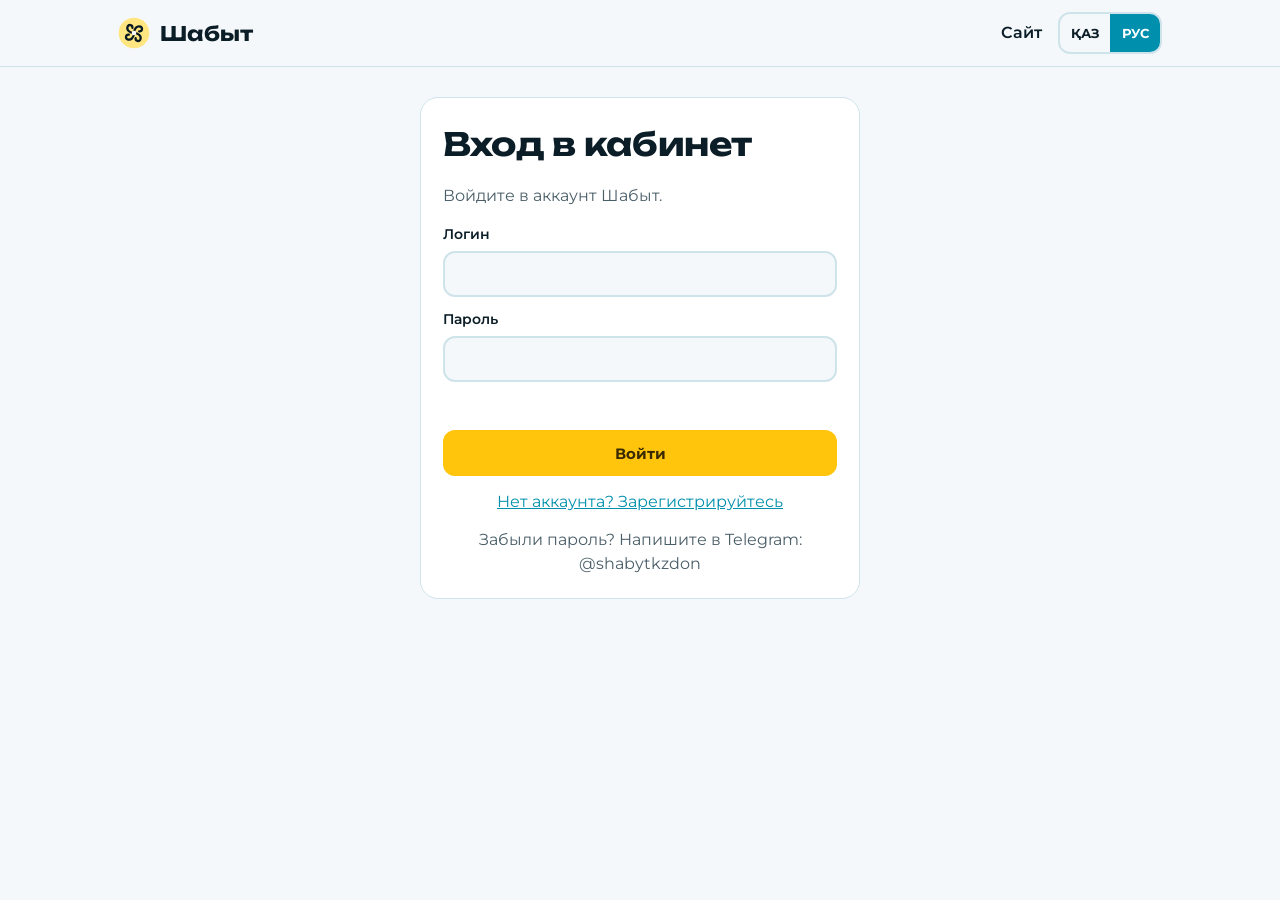
<file: cab/index.html>
<!doctype html>
<html lang="kk">
<head>
<meta charset="utf-8">
<meta name="viewport" content="width=device-width, initial-scale=1">
<title>Кабинет · Шабыт</title>
<meta name="robots" content="noindex">
<meta name="theme-color" content="#061820">
<style>
body{margin:0;min-height:100vh;display:grid;place-items:center;background:#061820;color:#e8f6fa;font:16px/1.5 system-ui,-apple-system,"Segoe UI",Roboto,sans-serif;padding:20px;text-align:center}
.c{max-width:480px}h1{font-size:24px;margin:14px 0 6px}p{color:#9fbcc6;margin:0 0 16px}
.sp{width:44px;height:44px;margin:0 auto;border:4px solid #1d4352;border-top-color:#fec50c;border-radius:50%;animation:r 1s linear infinite}@keyframes r{to{transform:rotate(360deg)}}
@media(prefers-reduced-motion:reduce){.sp{animation:none}}
a{display:inline-block;margin:6px;padding:12px 18px;border-radius:12px;background:#fec50c;color:#3a2a00;font-weight:700;text-decoration:none}a.g{background:transparent;color:#e8f6fa;border:2px solid #1d4352}
a:focus-visible{outline:3px solid #22c3dd;outline-offset:2px}
</style>
</head>
<body>
<div class="c" id="c" aria-live="polite"><div class="sp" aria-hidden="true"></div><h1 id="h">Кабинет ашылып жатыр…</h1><p id="p">Открываем кабинет…</p></div>
<script>
(async () => {
  const API = 'https://shabyt-api.timabektimabekk.workers.dev';
  const show = (h, p, links) => { document.getElementById('c').innerHTML = `<h1>${h}</h1><p>${p}</p>${links}`; };
  const back = '<a href="/cab/">Қайталау · Повторить</a><a class="g" href="/account/">Кабинет</a>';
  let tok = ''; try { tok = localStorage.getItem('shabyt-token') || ''; } catch (e) { }
  if (!tok) return location.replace('/account/');
  if (!('serviceWorker' in navigator) || !window.caches) return show('Бұл браузер қолдамайды · Браузер не поддерживается', 'Chrome, Edge, Safari немесе Yandex браузерінің жаңа нұсқасын қолданыңыз. · Используйте свежий Chrome, Edge, Safari или Яндекс Браузер.', '<a class="g" href="/account/">Кабинет</a>');
  try {
    const r = await fetch(API + '/me', { headers: { Authorization: 'Bearer ' + tok } });
    if (r.status === 401 || r.status === 403) { try { localStorage.removeItem('shabyt-token'); } catch (e) { } return location.replace('/account/'); }
    const me = await r.json();
    // inside the Shabyt Android app: give the app its own key, so it can send Kaspi notifications to this account
    if (window.ShabytAndroid) try {
      if (ShabytAndroid.getLogin() !== me.user.login) {
        const k = await (await fetch(API + '/me/kaspi-token', { method: 'POST', headers: { Authorization: 'Bearer ' + tok } })).json();
        if (k.token) ShabytAndroid.setToken(k.token, k.login);
      }
    } catch (e) { }
    const c = await caches.open('shb-relay');
    await c.put('/cab/__token', new Response(tok));
    const reg = await navigator.serviceWorker.register('/cab/sw.js', { scope: '/cab/', updateViaCache: 'none' });
    try { await reg.update(); } catch (e) { }
    const nw = reg.installing || reg.waiting; // a newer service worker: let it take over before the cabinet opens
    if (nw) await new Promise(res => { const t = setTimeout(res, 6000); nw.addEventListener('statechange', () => { if (nw.state === 'activated') { clearTimeout(t); res(); } }); });
    await navigator.serviceWorker.ready;
    location.replace('/cab/app/' + location.hash);
  } catch (e) { show('Қосылу мүмкін болмады · Не удалось подключиться', 'Интернетті тексеріп, қайталаңыз. · Проверьте интернет и повторите.', back); }
})();
</script>
</body>
</html>
</file>
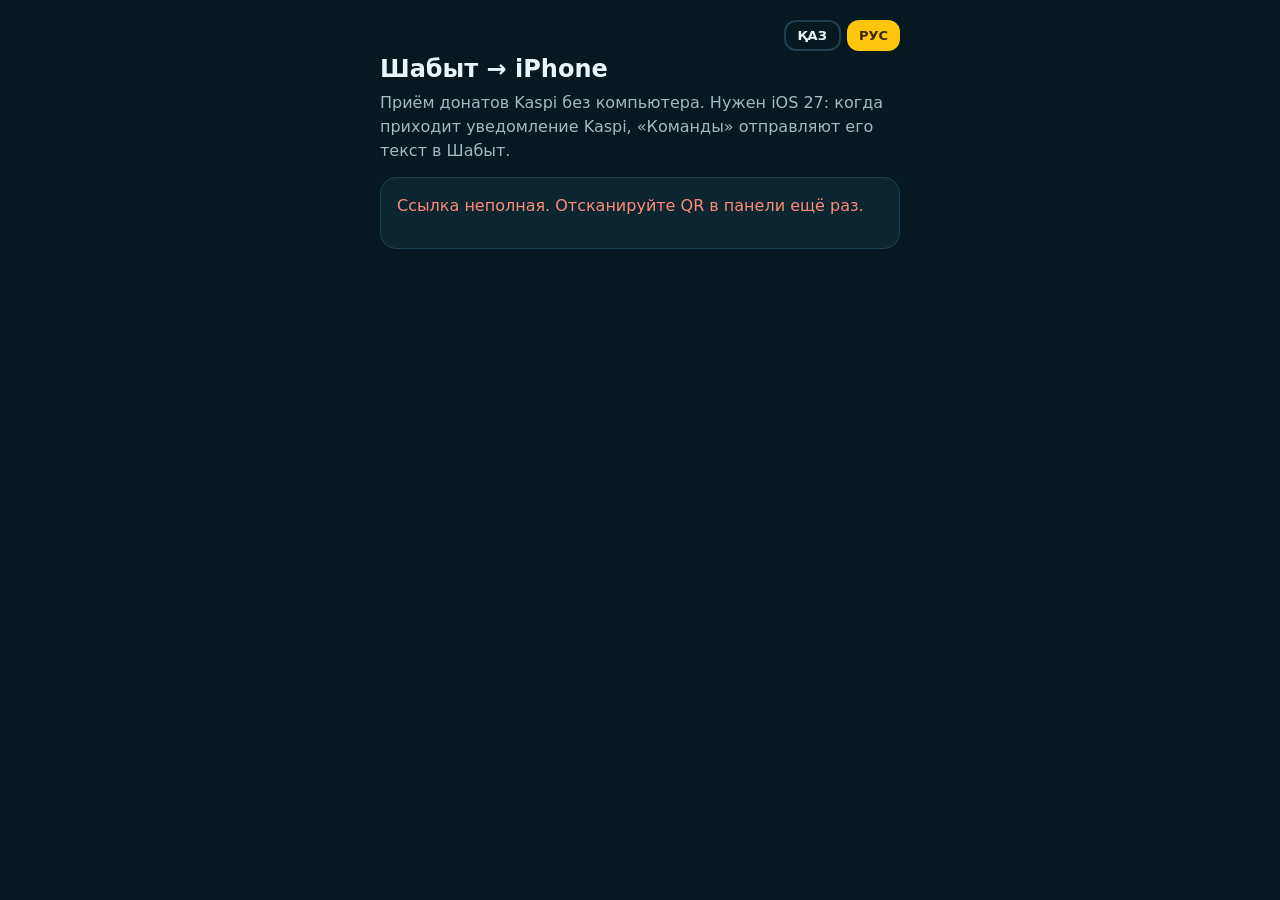
<file: ios/index.html>
<!doctype html>
<html lang="ru">
<head>
<meta charset="utf-8">
<meta name="viewport" content="width=device-width, initial-scale=1">
<title>Шабыт · iPhone</title>
<meta name="robots" content="noindex">
<meta name="referrer" content="no-referrer">
<meta name="theme-color" content="#061820">
<style>
*{box-sizing:border-box}
body{margin:0;background:#061820;color:#e8f6fa;font:16px/1.5 system-ui,-apple-system,"Segoe UI",Roboto,sans-serif;padding:20px 16px 40px}
main{max-width:520px;margin:0 auto}
h1{font-size:24px;margin:0 0 4px}h2{font-size:18px;margin:0 0 10px}
p{color:#9fbcc6;margin:0 0 14px}
.card{background:#0c2630;border:1px solid #1d4352;border-radius:16px;padding:16px;margin:14px 0}
code{display:block;word-break:break-all;background:#061820;border:1px solid #1d4352;border-radius:10px;padding:10px;font-size:13px;color:#cfeef6}
button,a.btn{display:block;width:100%;margin-top:10px;padding:14px;border:0;border-radius:12px;background:#fec50c;color:#3a2a00;font:700 16px system-ui,sans-serif;text-align:center;text-decoration:none;cursor:pointer}
.g,a.btn.g{background:transparent;color:#e8f6fa;border:2px solid #1d4352}
ol{margin:0;padding-left:22px;display:grid;gap:10px}li b{color:#fec50c}
.ok{color:#5be39a}.bad{color:#ff8a7a}
.lang{display:flex;gap:6px;justify-content:flex-end}.lang button{width:auto;margin:0;padding:6px 12px;font-size:13px}
:focus-visible{outline:3px solid #22c3dd;outline-offset:2px}
</style>
</head>
<body>
<main id="m"></main>
<script>
(() => {
  // the secret part comes after # and never reaches any server: it is only copied for the Shortcuts app
  const API = 'https://shabyt-api.timabektimabekk.workers.dev';
  const key = (/[#&]k=([\w-]{20,40})/.exec(location.hash) || [])[1] || '';
  const url = key ? `${API}/hook/ios/${key}` : '';
  const SC = 'https://www.icloud.com/shortcuts/48c4de02d3af4e2883e242ba53b8f32a', NAME = 'shabytkzdon';
  const T = {
    kk: { h: 'Шабыт → iPhone', sub: 'Kaspi донаттарын компьютерсіз қабылдау. iOS 27 керек: Kaspi хабарламасы келгенде «Команды» оның мәтінін Шабытқа жібереді.',
      bad: 'Сілтеме толық емес. Панельдегі QR-ды қайта сканерлеңіз.', go: 'Көшіріп, команданы қосу', copy: 'Тек сілтемені көшіру', copied: 'Көшірілді ✓',
      s1: '1. Команданы қосыңыз', s2: '2. Сілтемені қойыңыз', s3: '3. Автоматизацияны қосыңыз',
      a1: ['Жоғарыдағы сары батырманы басыңыз: сілтеме көшіріледі де, команда ашылады.', '<b>«Добавить быструю команду»</b> басыңыз.'],
      a2: ['«Команды» → <b>«shabytkzdon»</b> командасын ашыңыз (немесе іске қосқанда «URL не указан» шықса → <b>«Показать»</b>).', '<b>«URL-адрес»</b> өрісін басып → <b>«Вставить»</b> → «Готово».', 'Осы беттегі <b>«Іске қосу»</b> батырмасын басыңыз → <b>«Разрешить»</b>. Панельдегі «Kaspi қосу» бетінде «iPhone» пайда болады.'],
      a3: ['«Команды» → <b>«Автоматизация»</b>.', '<b>«Когда я получаю уведомление…»</b> қосқышын <b>жасыл</b> қылыңыз. Болды!'],
      run: 'Іске қосу', open: '«Команды» қосымшасын ашу',
      warn: 'Сілтемені ешкімге бермеңіз: оны білген адам жалған донат жібере алады. Жоғалса, панельден жаңасын жасаңыз.' },
    ru: { h: 'Шабыт → iPhone', sub: 'Приём донатов Kaspi без компьютера. Нужен iOS 27: когда приходит уведомление Kaspi, «Команды» отправляют его текст в Шабыт.',
      bad: 'Ссылка неполная. Отсканируйте QR в панели ещё раз.', go: 'Скопировать и добавить команду', copy: 'Только скопировать ссылку', copied: 'Скопировано ✓',
      s1: '1. Добавьте команду', s2: '2. Вставьте ссылку', s3: '3. Включите автоматизацию',
      a1: ['Нажмите жёлтую кнопку выше: ссылка скопируется, и откроется команда.', 'Нажмите <b>«Добавить быструю команду»</b>.'],
      a2: ['«Команды» → откройте <b>«shabytkzdon»</b> (или при запуске появится «URL не указан» → <b>«Показать»</b>).', 'Нажмите поле <b>«URL-адрес»</b> → <b>«Вставить»</b> → «Готово».', 'Нажмите на этой странице <b>«Запустить»</b> → <b>«Разрешить»</b>. В панели на странице «Подключить Kaspi» появится «iPhone».'],
      a3: ['«Команды» → <b>«Автоматизация»</b>.', 'Сделайте переключатель <b>«Когда я получаю уведомление…»</b> <b>зелёным</b>. Готово!'],
      run: 'Запустить', open: 'Открыть «Команды»',
      warn: 'Никому не давайте ссылку: зная её, можно отправить ложный донат. Если потеряете — создайте новую в панели.' }
  };
  let lang = (() => { try { const s = localStorage.getItem('shabyt-lang'); if (s === 'kk' || s === 'ru') return s; } catch (e) { } return (navigator.language || '').startsWith('kk') ? 'kk' : 'ru'; })();
  const esc = s => String(s).replace(/[&<>"']/g, c => ({ '&': '&amp;', '<': '&lt;', '>': '&gt;', '"': '&quot;', "'": '&#39;' })[c]);
  const ol = a => `<ol>${a.map(s => `<li>${s}</li>`).join('')}</ol>`;
  const render = () => {
    const x = T[lang];
    document.documentElement.lang = lang;
    document.getElementById('m').innerHTML = `<div class="lang"><button class="${lang === 'kk' ? '' : 'g'}" data-l="kk">ҚАЗ</button><button class="${lang === 'ru' ? '' : 'g'}" data-l="ru">РУС</button></div>
      <h1>${x.h}</h1><p>${x.sub}</p>
      ${!key ? `<div class="card"><p class="bad">${x.bad}</p></div>` : `
      <div class="card"><h2>${x.s1}</h2><code id="u">${esc(url)}</code><button id="go">${x.go}</button><button class="g" id="cp">${x.copy}</button><div style="margin-top:14px">${ol(x.a1)}</div></div>
      <div class="card"><h2>${x.s2}</h2>${ol(x.a2)}<a class="btn g" href="shortcuts://run-shortcut?name=${encodeURIComponent(NAME)}">${x.run}</a></div>
      <div class="card"><h2>${x.s3}</h2>${ol(x.a3)}<a class="btn g" href="shortcuts://">${x.open}</a></div>
      <p>${x.warn}</p>`}`;
  };
  const copy = async () => {
    try { await navigator.clipboard.writeText(url); return true; }
    catch (er) { const r = document.createRange(); r.selectNodeContents(document.getElementById('u')); const s = getSelection(); s.removeAllRanges(); s.addRange(r); try { return document.execCommand('copy'); } catch (er2) { return false; } }
  };
  document.addEventListener('click', async e => {
    const x = T[lang], l = e.target.closest('[data-l]');
    if (l) { lang = l.dataset.l; return render(); }
    if (e.target.id === 'cp') { await copy(); e.target.textContent = x.copied; }
    // one tap: copy the personal link, then open the shared shortcut so the user only has to paste it
    if (e.target.id === 'go') { await copy(); e.target.textContent = x.copied; setTimeout(() => { location.href = SC; }, 350); }
  });
  render();
})();
</script>
</body>
</html>
</file>
<file: acc.css>
:root{color-scheme:light dark;--bg:light-dark(#f4f8fa,#061820);--ink:light-dark(#0b1d26,#e8f6fa);--mute:light-dark(#4a5e68,#9fbcc6);--sky:light-dark(#0090ad,#22c3dd);--skyf:light-dark(#e3f6fa,#0b2a35);--gold:#fec50c;--goldi:#3a2a00;--panel:light-dark(#ffffff,#0c2430);--line:light-dark(#cfe3ea,#1d4352);--ok:light-dark(#0b7a43,#5fe0a0);--bad:light-dark(#b3261e,#ff8a80)}
*{box-sizing:border-box}
body{margin:0;background:var(--bg);color:var(--ink);font:16px/1.5 Montserrat,system-ui,sans-serif}
h1,h2{font-family:Unbounded,Montserrat,sans-serif;letter-spacing:-.01em;margin:0 0 6px}
h1{font-size:clamp(24px,4vw,32px)}h2{font-size:20px}h3{font-size:15px;margin:18px 0 8px}
a{color:var(--sky)}
.wrap{max-width:1080px;margin:0 auto;padding:0 18px}
.top{position:sticky;top:0;z-index:5;background:color-mix(in srgb,var(--bg) 90%,transparent);backdrop-filter:blur(8px);border-bottom:1px solid var(--line)}
.top .wrap{display:flex;align-items:center;gap:16px;padding:12px 18px}
.logo{display:flex;align-items:center;gap:10px;font:700 20px Unbounded,sans-serif;color:var(--ink);text-decoration:none}
.logo i{width:32px;height:32px;border-radius:50%;background:url("data:image/svg+xml,%3Csvg xmlns='http://www.w3.org/2000/svg' viewBox='0 0 100 100'%3E%3Ccircle cx='50' cy='50' r='48' fill='%23ffe680'/%3E%3Cg fill='none' stroke='%23061820' stroke-width='7' stroke-linecap='round'%3E%3Cpath d='M50 50C50 36 60 26 70 30C78 34 76 46 66 45'/%3E%3Cpath transform='rotate(90 50 50)' d='M50 50C50 36 60 26 70 30C78 34 76 46 66 45'/%3E%3Cpath transform='rotate(180 50 50)' d='M50 50C50 36 60 26 70 30C78 34 76 46 66 45'/%3E%3Cpath transform='rotate(270 50 50)' d='M50 50C50 36 60 26 70 30C78 34 76 46 66 45'/%3E%3C/g%3E%3Ccircle cx='50' cy='50' r='7' fill='%23fff'/%3E%3C/svg%3E") center/cover}
.tnav{display:flex;gap:16px;margin-left:auto;align-items:center;font-weight:600}
.tnav a{color:var(--ink);text-decoration:none}
.lang{display:flex;border:2px solid var(--line);border-radius:12px;overflow:hidden}
.lang button{min-height:38px;min-width:50px;border:0;background:transparent;color:var(--ink);font:700 13px Montserrat,sans-serif;cursor:pointer}
.lang button[aria-pressed=true]{background:var(--sky);color:#fff}
main{padding:28px 18px 60px}
.card{background:var(--panel);border:1px solid var(--line);border-radius:18px;padding:22px;margin-bottom:18px;min-width:0}
.grid2{display:grid;grid-template-columns:repeat(2,minmax(0,1fr));gap:18px}.grid2>.card{margin-bottom:0}
.grid2+.card,.card+.grid2{margin-top:18px}
.head{display:flex;justify-content:space-between;align-items:flex-start;gap:12px;flex-wrap:wrap;margin-bottom:18px}
.muted{color:var(--mute)}small{font-size:13px}
.btn{display:inline-flex;align-items:center;justify-content:center;gap:8px;min-height:46px;padding:0 20px;border-radius:12px;border:2px solid var(--line);background:transparent;color:var(--ink);font:700 15px Montserrat,sans-serif;cursor:pointer;text-decoration:none}
.btn.gold{background:var(--gold);border-color:var(--gold);color:var(--goldi)}
.btn.sm{min-height:36px;padding:0 12px;font-size:13px}.btn.red{border-color:var(--bad);color:var(--bad)}
.btn.full{width:100%;margin-top:14px}
.link{border:0;background:none;color:var(--sky);font:600 15px Montserrat,sans-serif;cursor:pointer;padding:0;text-decoration:underline}
label{display:block;font-weight:600;font-size:14px;margin:12px 0 6px}
input,select{width:100%;min-height:46px;padding:10px 14px;border-radius:12px;border:2px solid var(--line);background:var(--bg);color:var(--ink);font:500 16px Montserrat,sans-serif}
input:focus,select:focus,button:focus-visible,a:focus-visible{outline:3px solid var(--sky);outline-offset:2px}
.auth{max-width:440px;margin:30px auto}
.alt{text-align:center;margin:14px 0 0}
.err{color:var(--bad);min-height:1.5em;margin:10px 0 0;font-weight:600}
.okc{color:var(--ok);font-weight:600}
.plan{display:flex;justify-content:space-between;align-items:center;gap:10px;padding:14px 16px;border-radius:14px;background:var(--skyf);font-size:15px}
.plan b{font:700 22px Unbounded,sans-serif}.plan.pro b{color:#c48a00}.plan.std b{color:var(--sky)}
.seg{display:flex;gap:8px;flex-wrap:wrap}
.seg button{flex:1 1 auto;min-height:42px;padding:0 12px;border-radius:12px;border:2px solid var(--line);background:transparent;color:var(--ink);font:600 14px Montserrat,sans-serif;cursor:pointer}
.seg button[aria-pressed=true]{border-color:var(--sky);background:var(--skyf)}
.sum{font-size:18px;margin:14px 0 0}
ol{padding-left:20px;margin:8px 0 14px}ol li{margin:4px 0}
.row{display:flex;gap:10px;flex-wrap:wrap}
.note{padding:14px;border-radius:14px;background:color-mix(in srgb,var(--gold) 18%,transparent);margin-top:14px}
.tiles{display:grid;grid-template-columns:repeat(auto-fit,minmax(170px,1fr));gap:12px}
.tile{padding:16px;border-radius:14px;background:var(--skyf);display:grid;gap:2px}
.tile span{color:var(--mute);font-size:14px;font-weight:600}.tile b{font:700 24px Unbounded,sans-serif}
.bars{display:flex;align-items:flex-end;gap:3px;height:120px;padding:8px 0}
.bars i{flex:1;background:var(--sky);border-radius:4px 4px 0 0;min-height:2px}
.list{list-style:none;padding:0;margin:0}
ol.list{counter-reset:n}
.list li{display:flex;justify-content:space-between;gap:10px;padding:9px 0;border-bottom:1px solid var(--line);align-items:center}
.list li span{min-width:0;overflow-wrap:anywhere}
.st{font-weight:600;margin-left:6px}.st.paid{color:var(--ok)}.st.pending{color:#c48a00}.st.rejected{color:var(--bad)}
.toast{position:fixed;left:50%;bottom:24px;transform:translateX(-50%);background:var(--ink);color:var(--bg);padding:12px 18px;border-radius:12px;font-weight:600;z-index:10;max-width:90vw}
table{width:100%;border-collapse:collapse;font-size:14px}
th,td{text-align:left;padding:10px 8px;border-bottom:1px solid var(--line);vertical-align:top}
th{color:var(--mute);font-weight:600;font-size:13px}
.tw{overflow-x:auto}
.pill{display:inline-block;padding:2px 10px;border-radius:999px;font-weight:700;font-size:12px;background:var(--skyf)}
.pill.pro{background:color-mix(in srgb,var(--gold) 35%,transparent)}.pill.blocked{background:color-mix(in srgb,var(--bad) 25%,transparent)}
dialog{border:0;border-radius:18px;padding:0;width:min(460px,calc(100% - 32px));background:var(--panel);color:var(--ink)}
dialog::backdrop{background:rgba(6,24,32,.6)}
dialog form{padding:22px}
@media(max-width:760px){.grid2{grid-template-columns:minmax(0,1fr)}.tnav a{display:none}}
.upl{display:grid;grid-template-columns:2fr 1.4fr 1fr auto;gap:12px;align-items:end;margin:8px 0 18px}
.upl label{margin-top:0}
.libg{display:grid;grid-template-columns:repeat(auto-fill,minmax(210px,1fr));gap:14px}
.li{border:1px solid var(--line);border-radius:14px;padding:10px;display:grid;gap:6px;min-width:0}
.li input,.li select{min-height:38px;padding:6px 10px;font-size:14px}
.li select{flex:1;width:auto}
.pv{height:130px;border-radius:10px;background:repeating-conic-gradient(var(--skyf) 0 25%,var(--panel) 0 50%) 0 0/16px 16px;display:grid;place-items:center;overflow:hidden;font-size:36px}
.pv img,.pv video{max-width:100%;max-height:130px;object-fit:contain}.pv audio{width:94%}
@media(max-width:760px){.upl{grid-template-columns:minmax(0,1fr)}}
.hero{border-color:var(--gold);border-width:2px}.hero h2{margin-bottom:8px}
</file>
